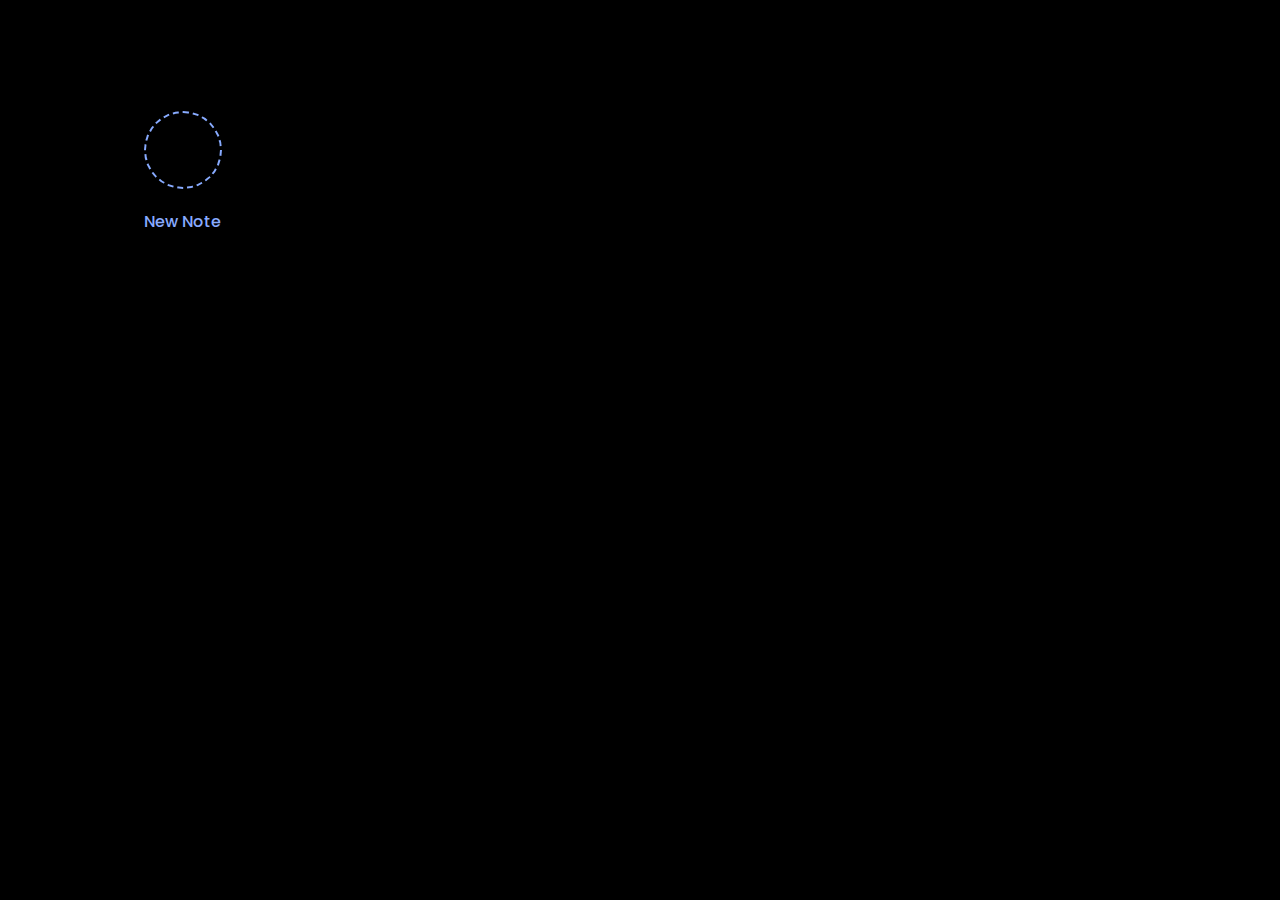
<file: cryptoNoter/noter.html>
<!DOCTYPE html>
<html lang="en" dir="ltr">
  <head>
    <meta charset="utf-8">  
    <title>CryptoNoter</title>
    <link rel="stylesheet" href="noter.css">
    <link rel="shortcut icon" href="../favicon.svg" type="image/svg+xml">
    <meta name="viewport" content="width=device-width, initial-scale=1.0">
    
    <link rel="stylesheet" href="https://unicons.iconscout.com/release/v4.0.0/css/line.css">

  </head>
  <body>
    <div class="popup-box">
      <div class="popup">
        <div class="content">
          <header>
            <p></p>
            <i class="uil uil-times"></i>
          </header>
          <form action="#">
            <div class="row title">
              <label>Title</label>
              <input type="text" spellcheck="false">
            </div>
            <div class="row description">
              <label>Description</label>
              <textarea spellcheck="false"></textarea>
            </div>
            <button></button>
          </form>
        </div>
      </div>
    </div>
    <div class="wrapper">
      <li class="add-box">
        <div class="icon"><i class="uil uil-plus"></i></div>
        <p> New Note</p>
      </li>
    </div>

    <script src="noter.js"></script>
    
  </body>
</html>
</file>
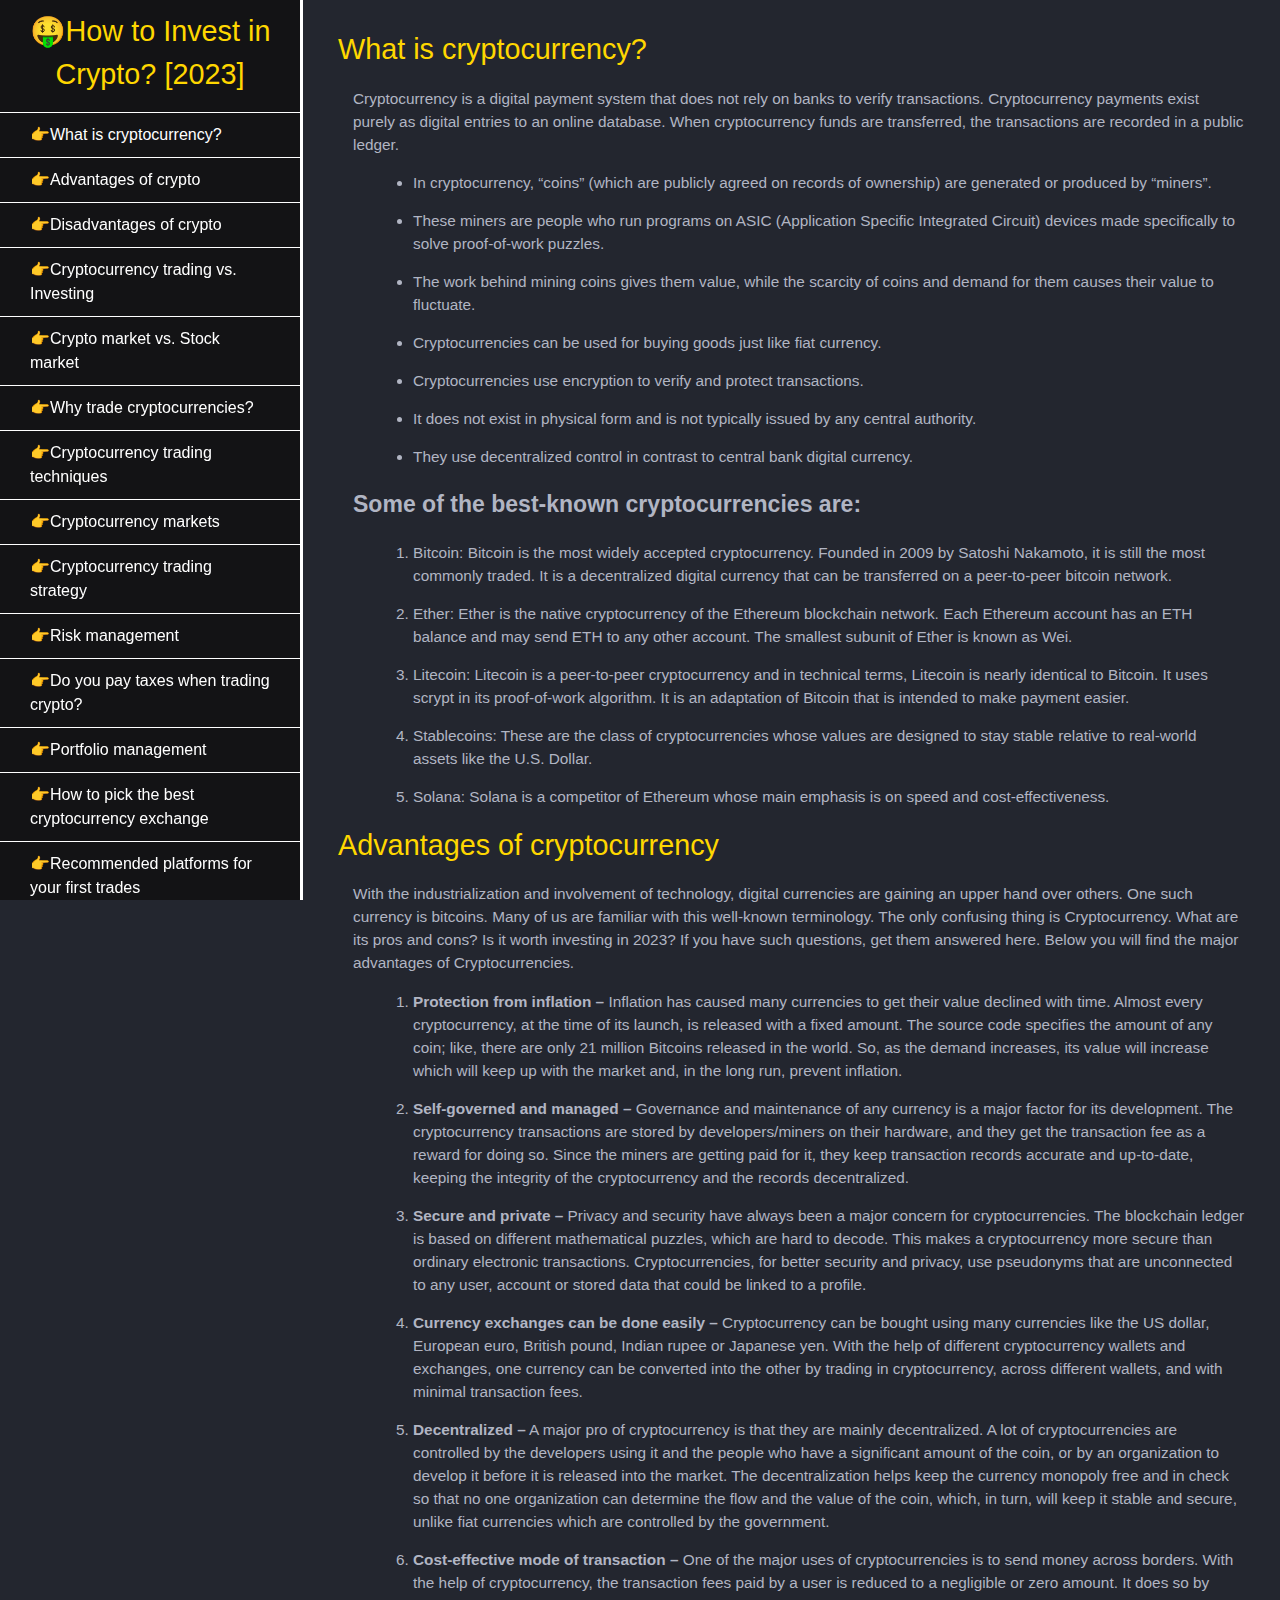
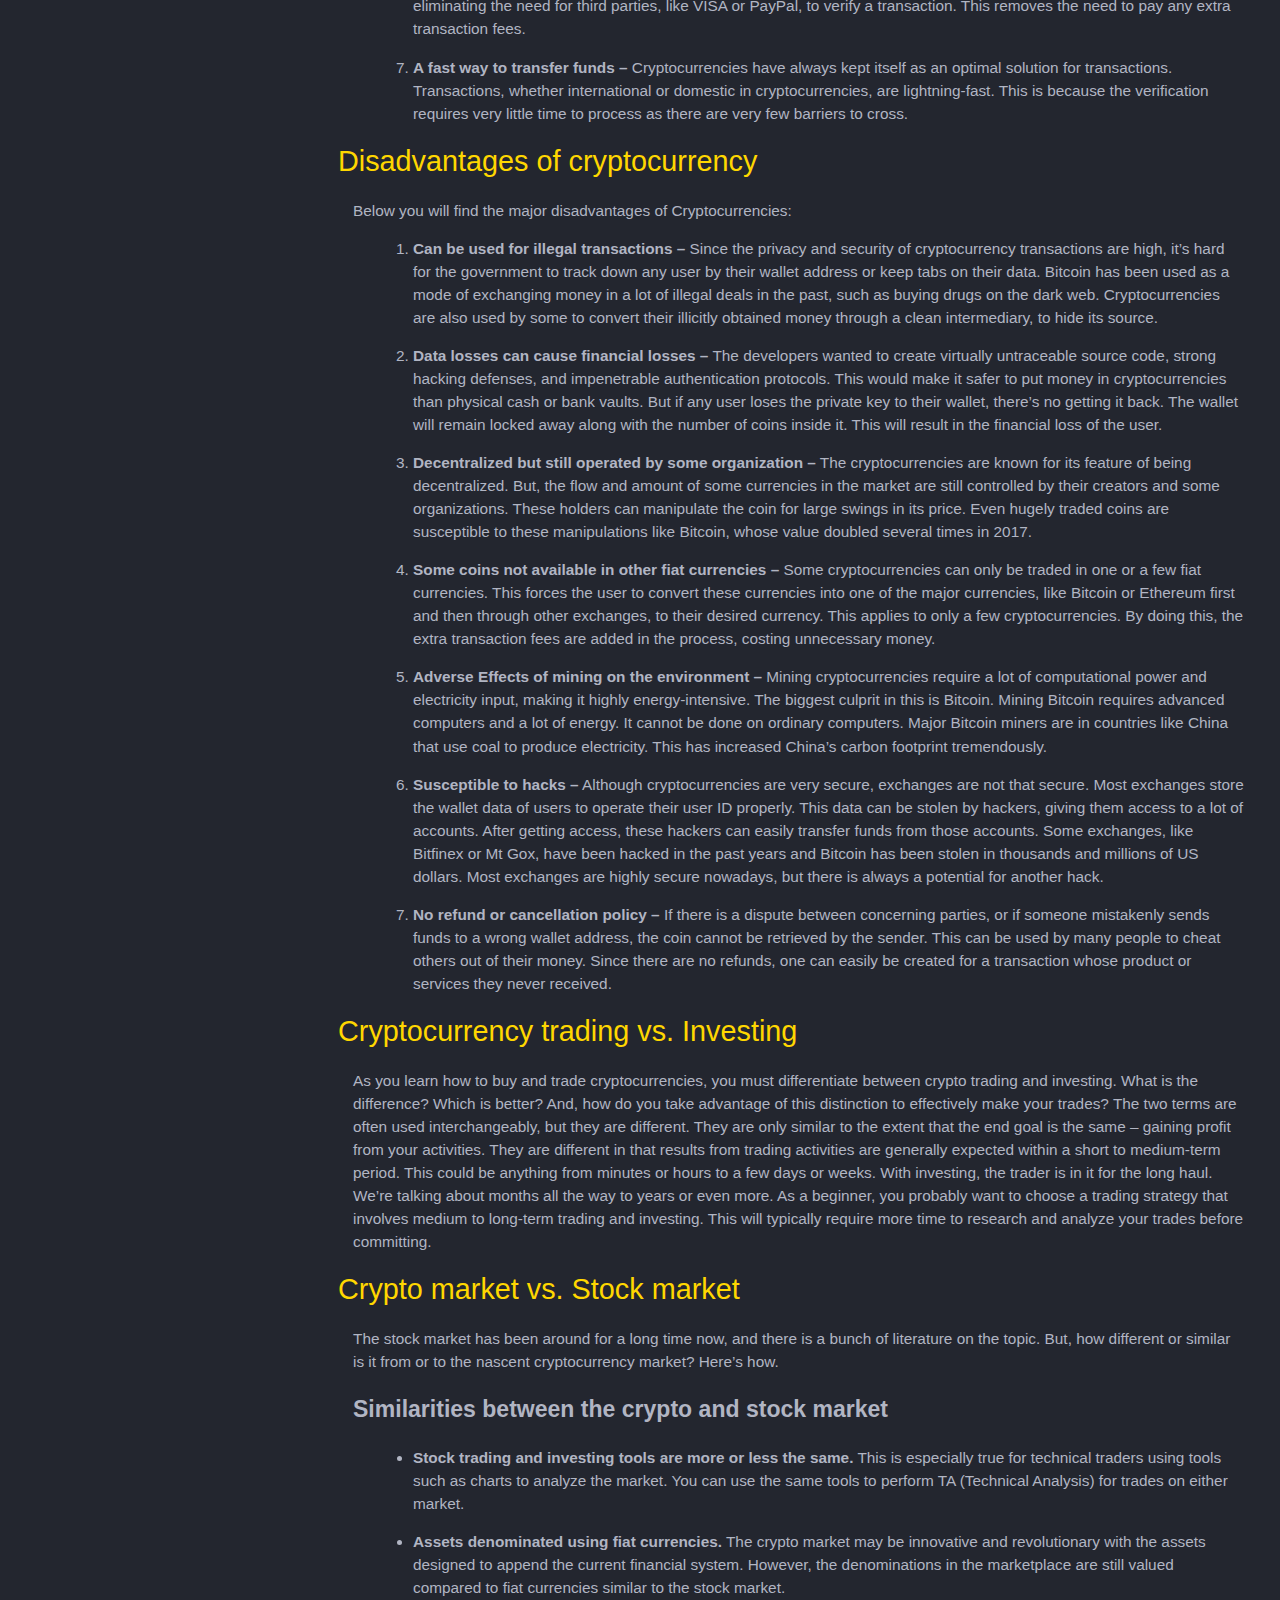
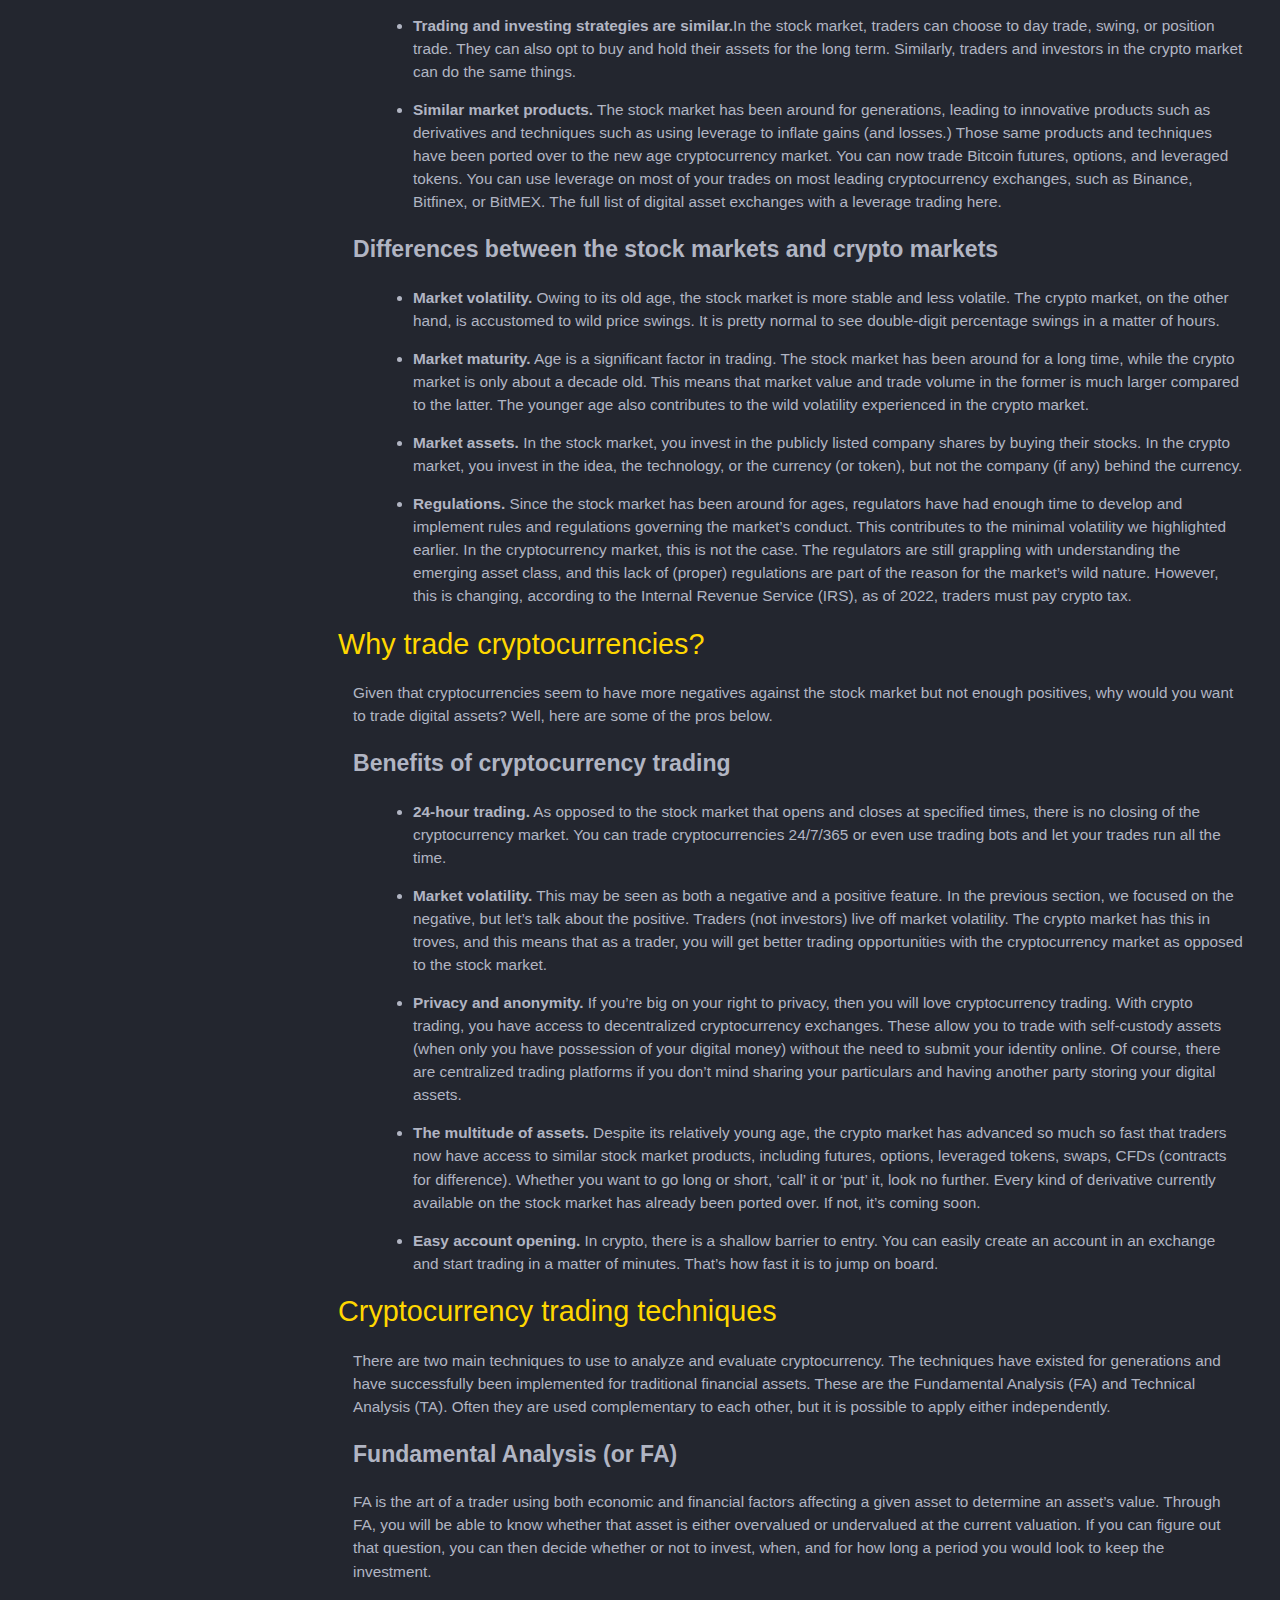
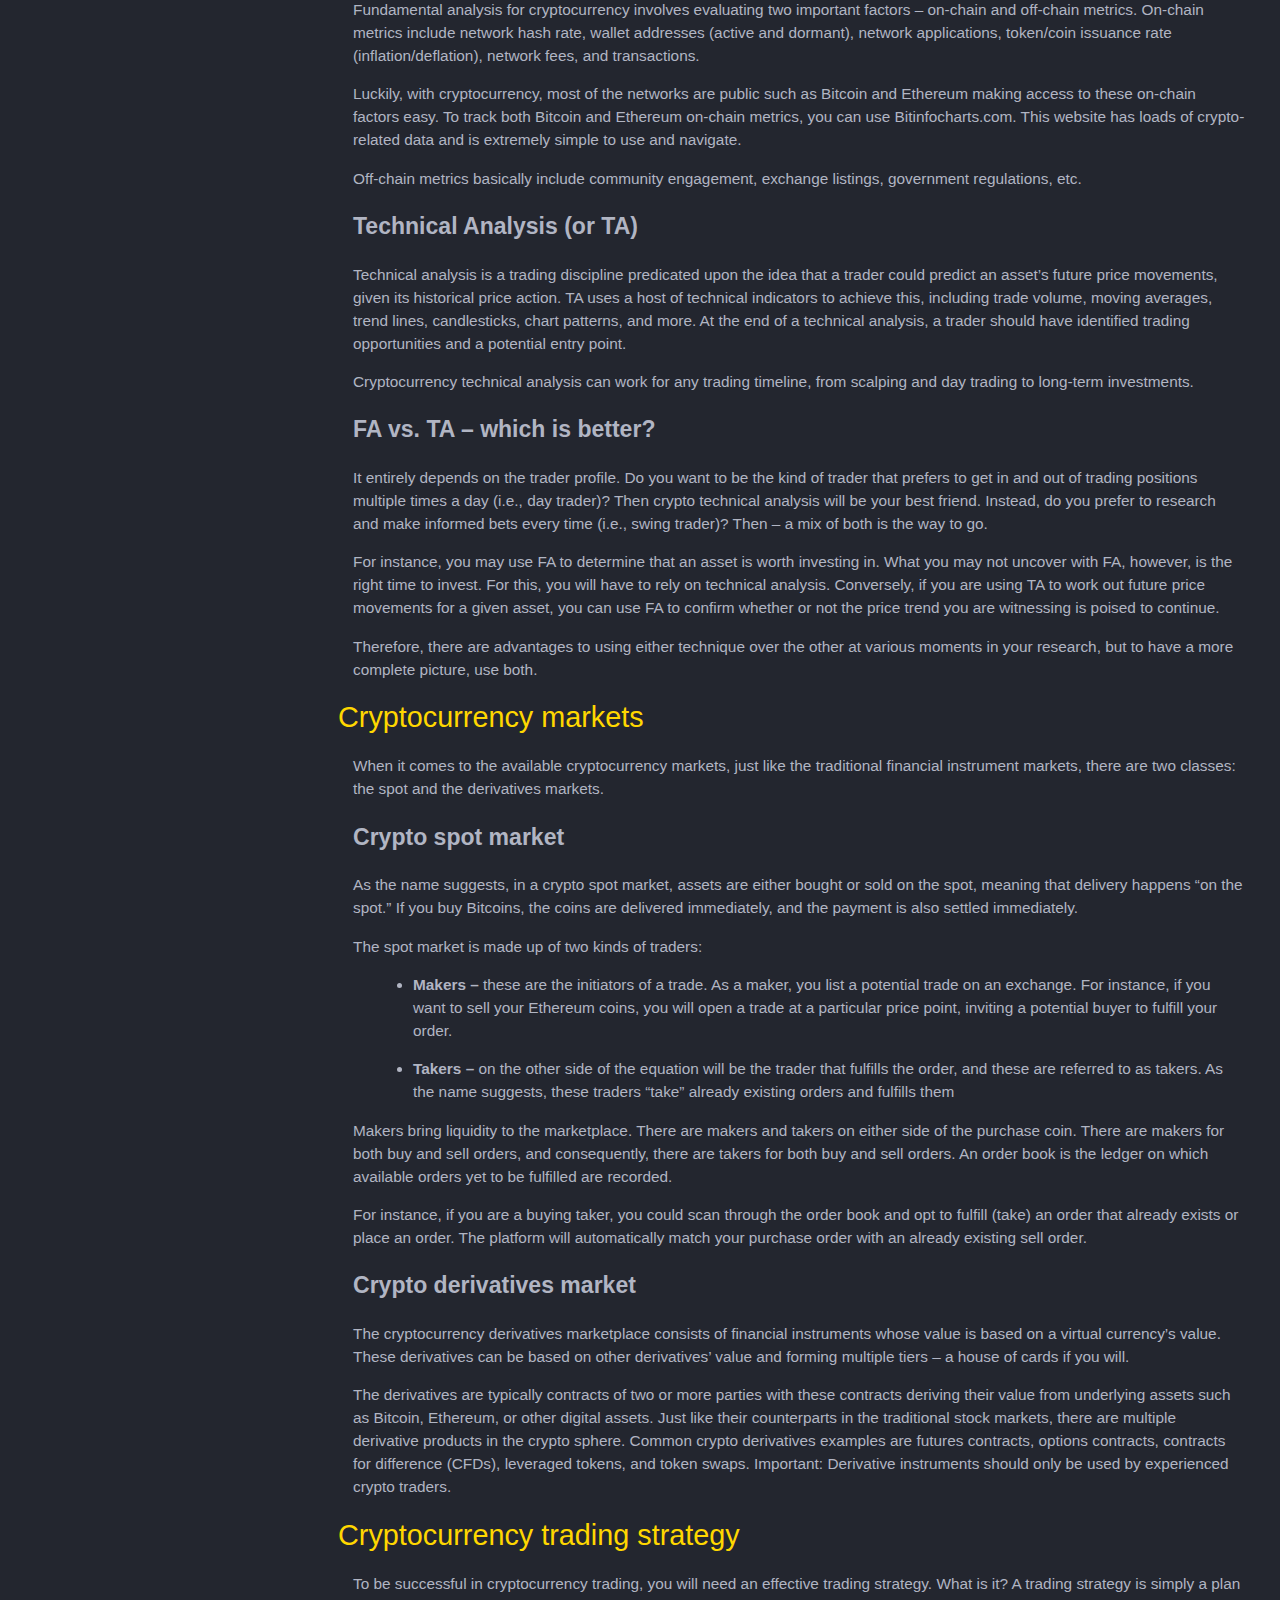
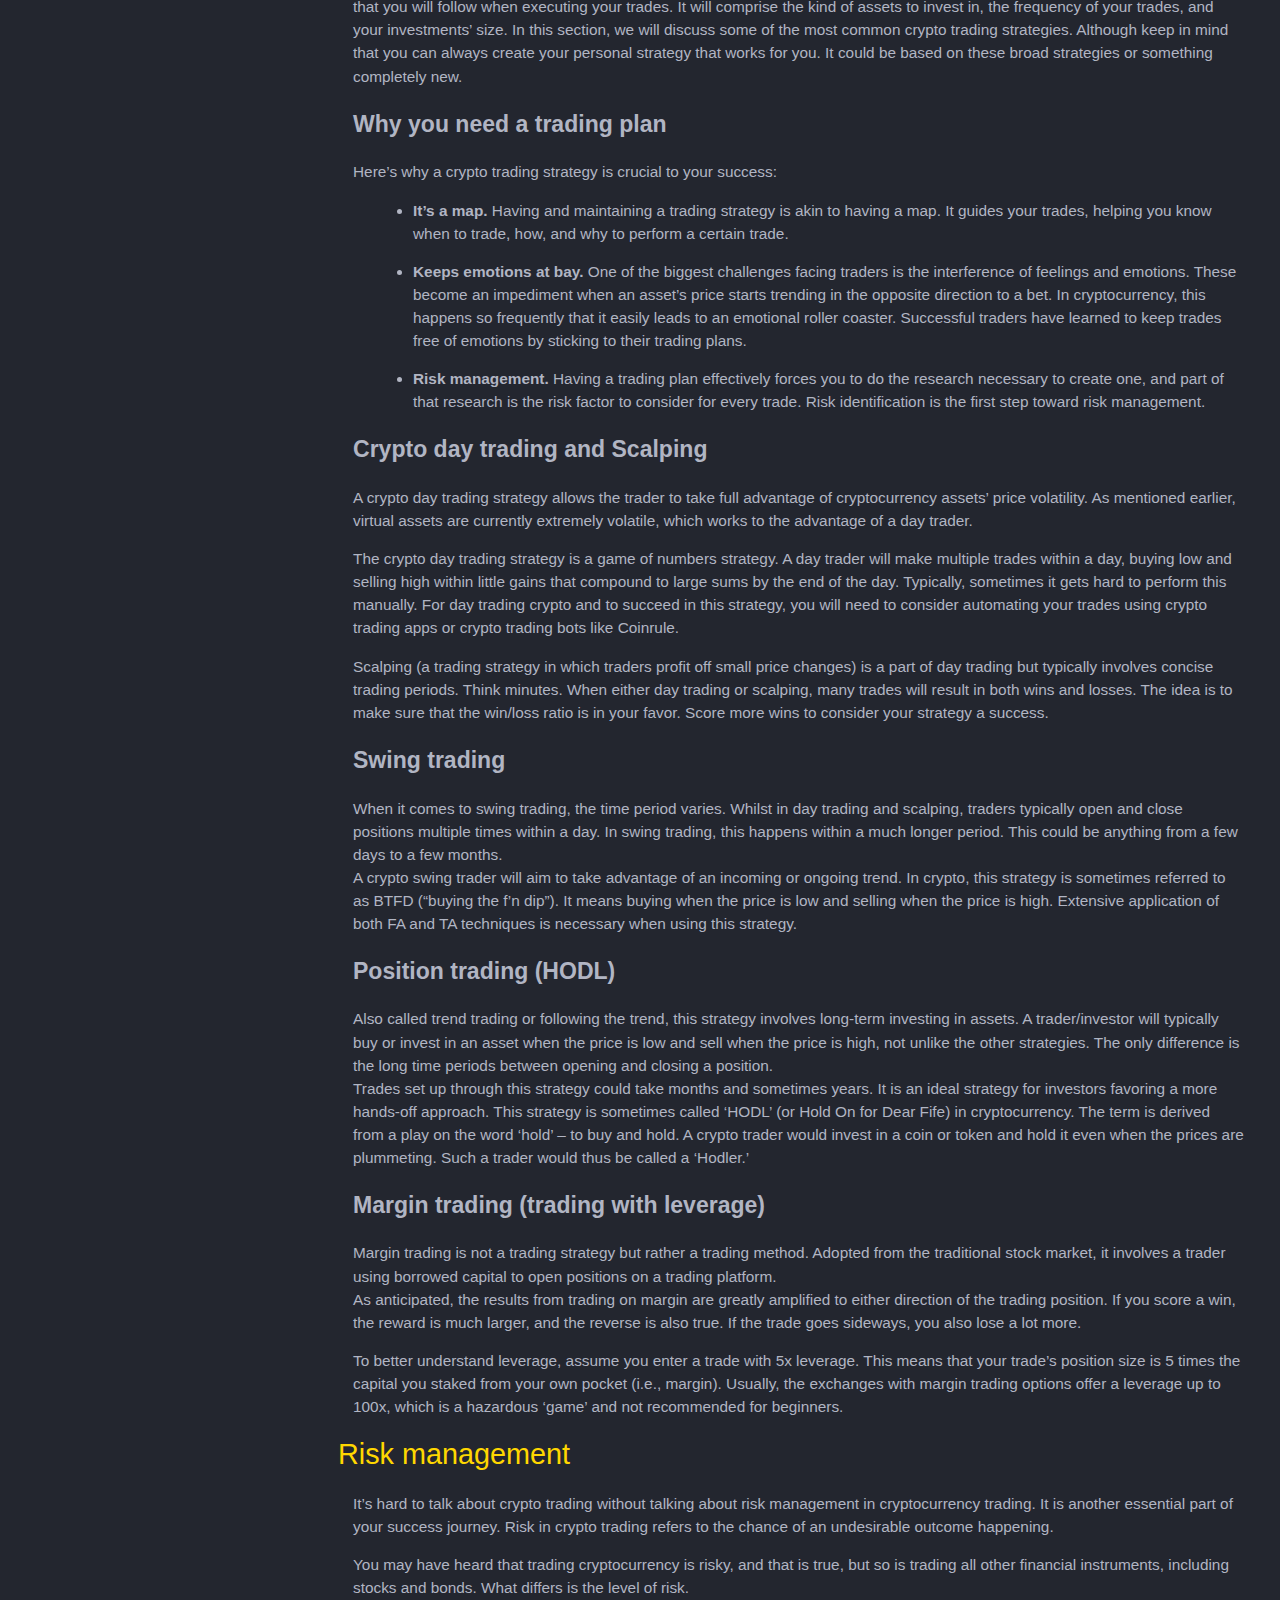
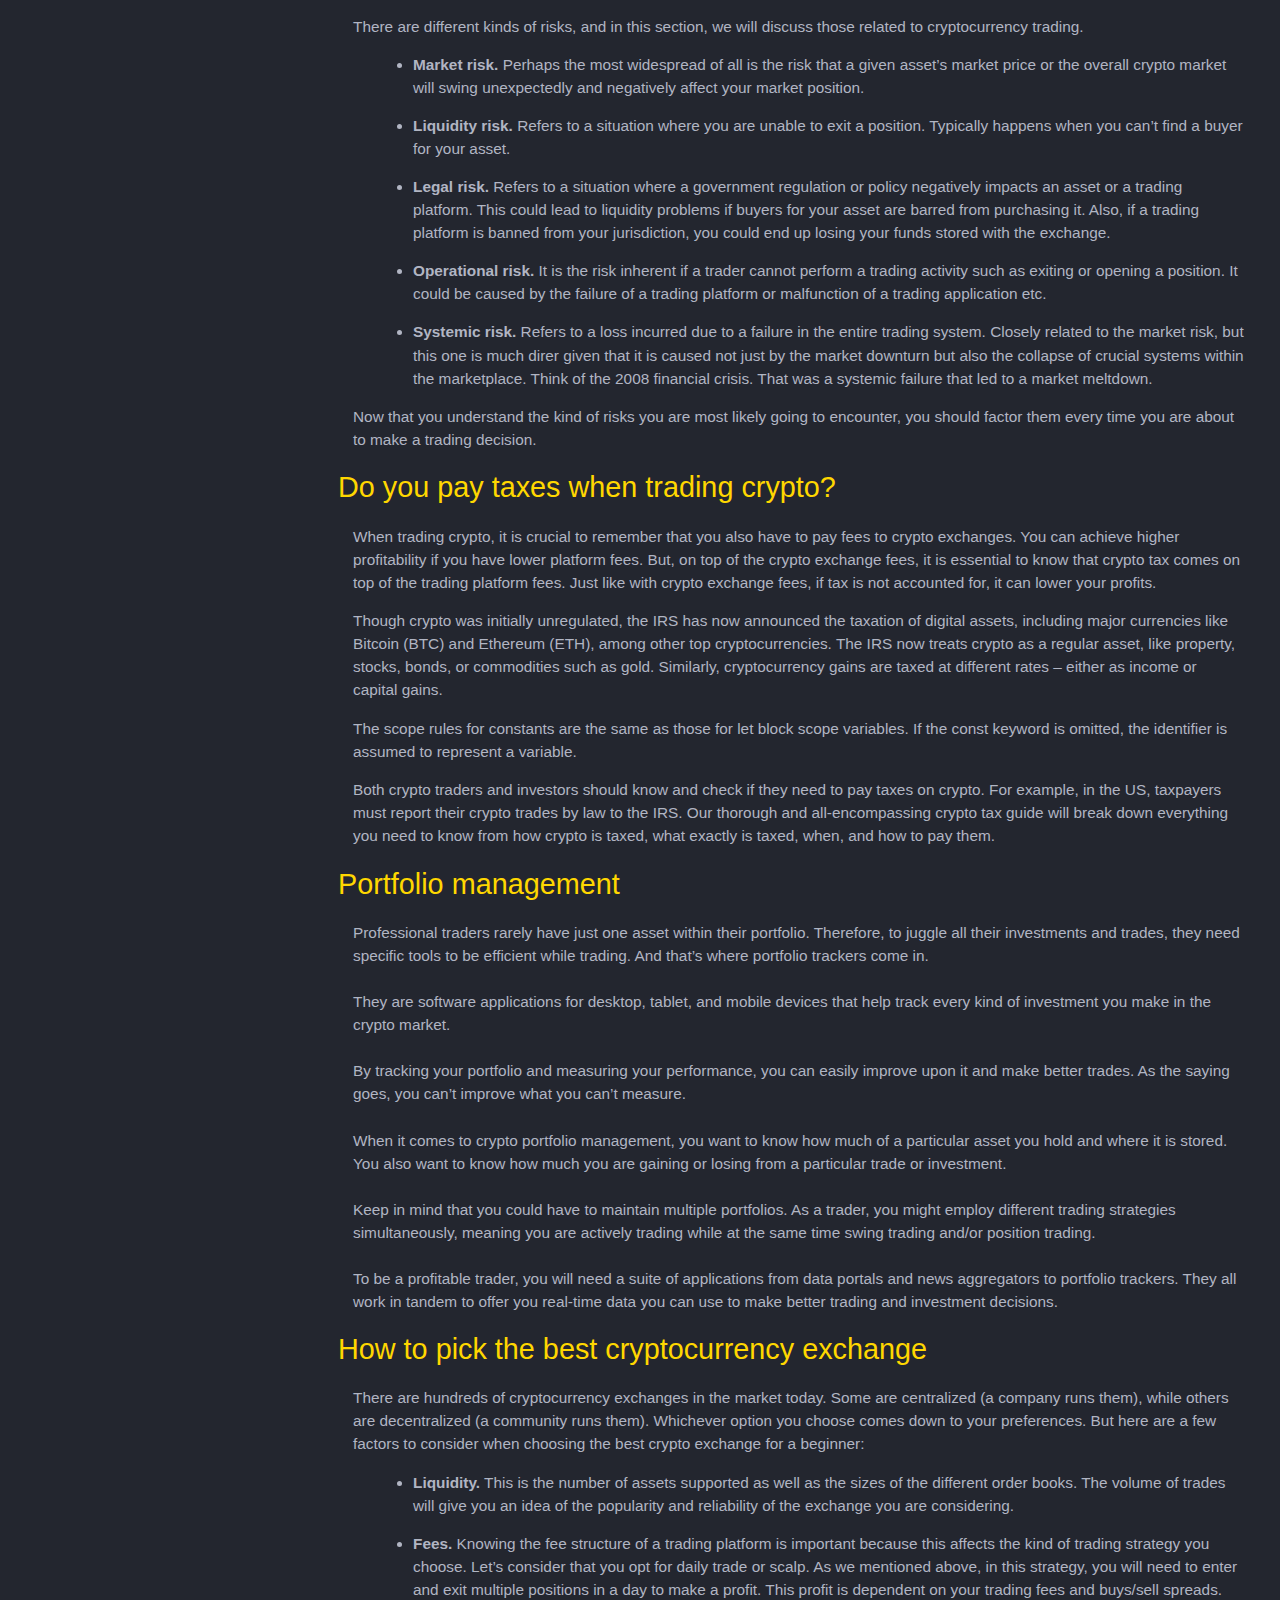
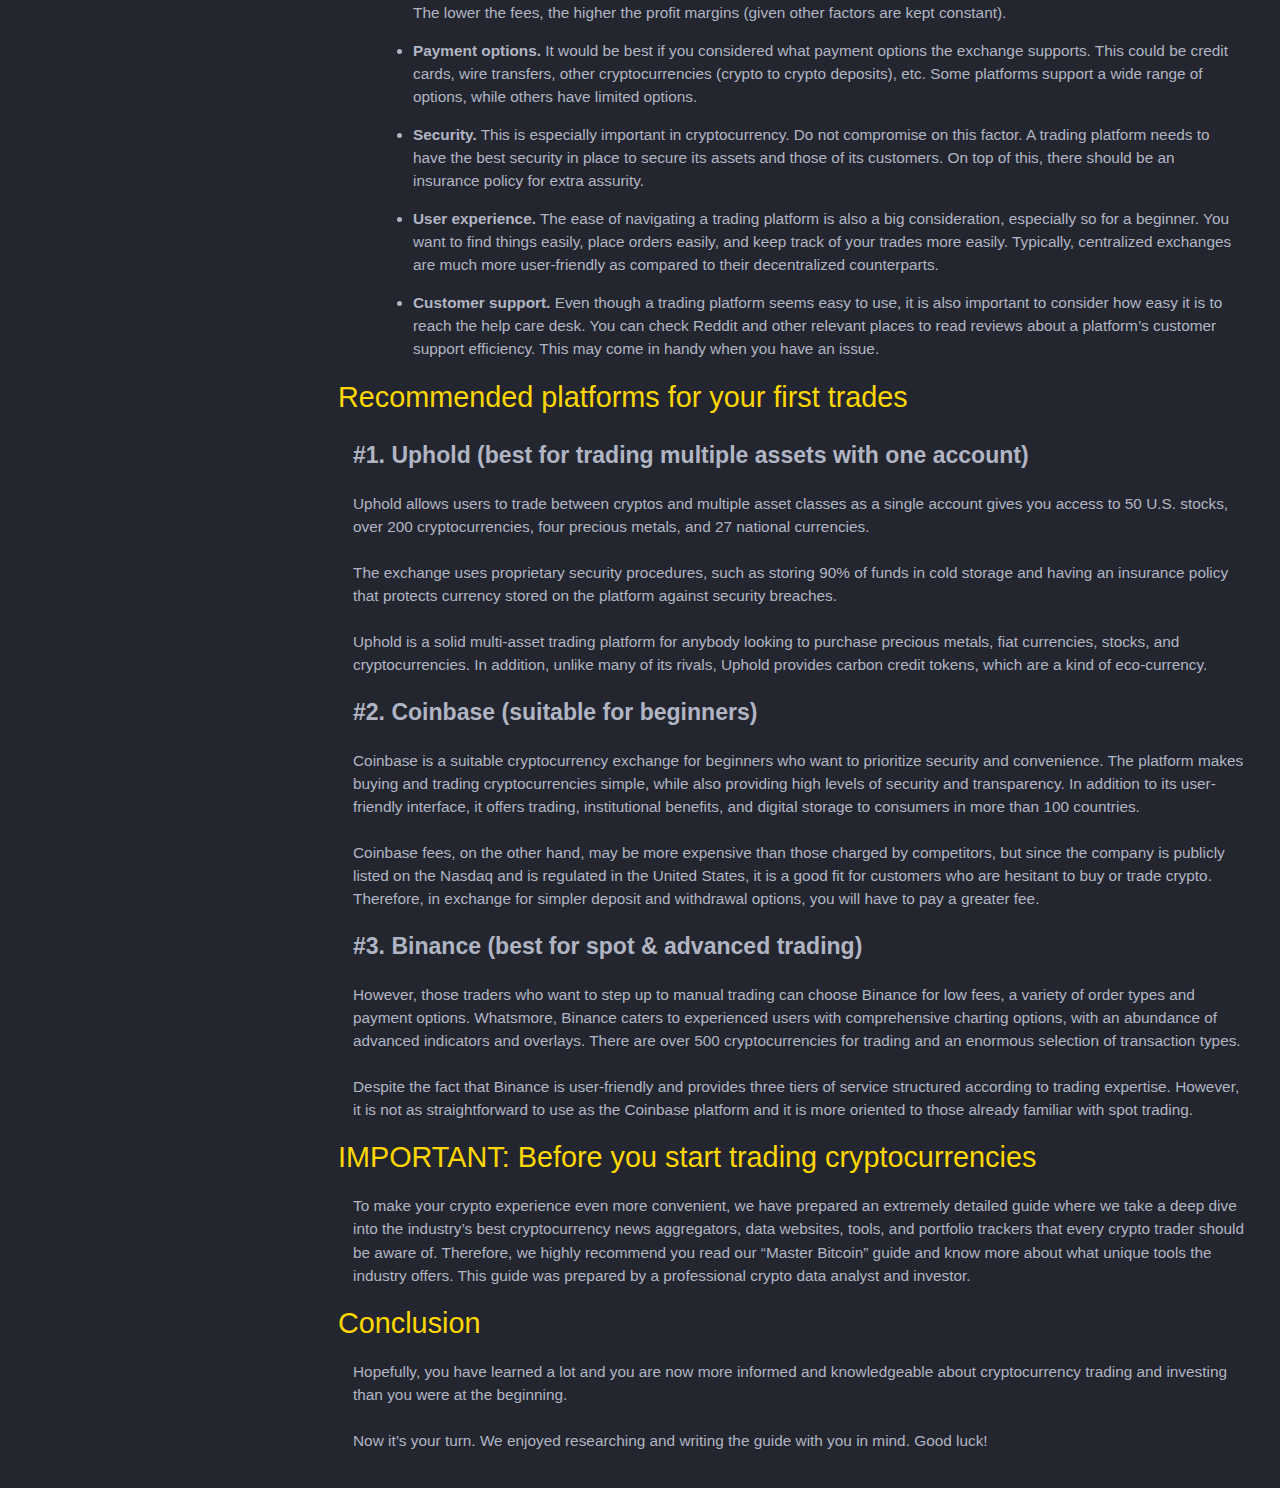
<file: Document/technical.html>
<!DOCTYPE html>
<html lang="en">

<head>
  <link rel="stylesheet" href="technical.css">
  <link rel="shortcut icon" href="../favicon.svg" type="image/svg+xml">
  <meta charset="UTF-8">
  <meta http-equiv="X-UA-Compatible" content="IE=edge">
  <meta name="viewport" content="width=device-width, initial-scale=1.0">
  <title>Guide</title>

</head>

<body>
  <nav id="navbar">
    <header>🤑How to Invest in Crypto? [2023]</header>
    <ul>
      <li><a class="nav-link" href="#1">👉What is cryptocurrency?</a></li>
      <li><a class="nav-link" href="#2">👉Advantages of crypto</a></li>
      <li><a class="nav-link" href="#3">👉Disadvantages of crypto</a></li>
      <li>
        <a class="nav-link" href="#4">👉Cryptocurrency trading vs. Investing</a>
      </li>
      <li>
        <a class="nav-link" href="#5">👉Crypto market vs. Stock market</a>
      </li>
      <li><a class="nav-link" href="#6">👉Why trade cryptocurrencies?</a></li>
      <li><a class="nav-link" href="#7">👉Cryptocurrency trading techniques</a></li>
      <li>
        <a class="nav-link" href="#8">👉Cryptocurrency markets</a>
      </li>
      <li><a class="nav-link" href="#9">👉Cryptocurrency trading strategy</a></li>
      <li><a class="nav-link" href="#10">👉Risk management</a></li>
      <li><a class="nav-link" href="#11">👉Do you pay taxes when trading crypto?</a></li>
      <li><a class="nav-link" href="#12">👉Portfolio management</a></li>
      <li>
        <a class="nav-link" href="#13">👉How to pick the best cryptocurrency exchange</a>
      </li>
      <li><a class="nav-link" href="#14">👉Recommended platforms for your first trades</a></li>
      <li>
        <a class="nav-link" href="#15">👉IMPORTANT: Before you start trading cryptocurrencies
        </a>
      </li>
      <li><a class="nav-link" href="#16">👉Conclusion</a></li>
    </ul>
  </nav>




  <main id="main-doc">



    <section class="main-section" id="1">
      <header>What is cryptocurrency?</header>
      <article>
        <p>
          Cryptocurrency is a digital payment system that does not rely on banks to verify transactions. Cryptocurrency
          payments exist purely as digital entries to an online database. When cryptocurrency funds are transferred, the
          transactions are recorded in a public ledger.
        <ul>
          <li>In cryptocurrency, “coins” (which are publicly agreed on records of ownership) are generated or produced
            by “miners”.</li>
          <li>These miners are people who run programs on ASIC (Application Specific Integrated Circuit) devices made
            specifically to solve proof-of-work puzzles.</li>
          <li>The work behind mining coins gives them value, while the scarcity of coins and demand for them causes
            their value to fluctuate.</li>
          <li>Cryptocurrencies can be used for buying goods just like fiat currency.</li>
          <li>Cryptocurrencies use encryption to verify and protect transactions.</li>
          <li>It does not exist in physical form and is not typically issued by any central authority.</li>
          <li>They use decentralized control in contrast to central bank digital currency.</li>
        </ul>
        </p>

        <p>

        <h2> Some of the best-known cryptocurrencies are:</h2>
        <ol>
          <li>Bitcoin: Bitcoin is the most widely accepted cryptocurrency. Founded in 2009 by Satoshi Nakamoto, it is
            still the most commonly traded. It is a decentralized digital currency that can be transferred on a
            peer-to-peer bitcoin network. </li>
          <li>Ether: Ether is the native cryptocurrency of the Ethereum blockchain network. Each Ethereum account has an
            ETH balance and may send ETH to any other account. The smallest subunit of Ether is known as Wei. </li>
          <li>Litecoin: Litecoin is a peer-to-peer cryptocurrency and in technical terms, Litecoin is nearly identical
            to Bitcoin. It uses scrypt in its proof-of-work algorithm. It is an adaptation of Bitcoin that is intended
            to make payment easier. </li>
          <li>Stablecoins: These are the class of cryptocurrencies whose values are designed to stay stable relative to
            real-world assets like the U.S. Dollar.</li>
          <li>Solana: Solana is a competitor of Ethereum whose main emphasis is on speed and cost-effectiveness.</li>
        </ol>
        </p>

      </article>
    </section>




    <section class="main-section" id="2">
      <header>Advantages of cryptocurrency</header>
      <article>
        <p>With the industrialization and involvement of technology, digital currencies are gaining an upper hand over
          others. One such currency is bitcoins. Many of us are familiar with this well-known terminology. The only
          confusing thing is Cryptocurrency. What are its pros and cons? Is it worth investing in 2023? If you have such
          questions, get them answered here. Below you will find the major advantages of Cryptocurrencies.</p>
        <ol>
          <li><b>Protection from inflation –</b>
            Inflation has caused many currencies to get their value declined with time. Almost every cryptocurrency, at
            the time of its launch, is released with a fixed amount. The source code specifies the amount of any coin;
            like, there are only 21 million Bitcoins released in the world. So, as the demand increases, its value will
            increase which will keep up with the market and, in the long run, prevent inflation.</li>

          <li><b>Self-governed and managed –</b>
            Governance and maintenance of any currency is a major factor for its development. The cryptocurrency
            transactions are stored by developers/miners on their hardware, and they get the transaction fee as a reward
            for doing so. Since the miners are getting paid for it, they keep transaction records accurate and
            up-to-date, keeping the integrity of the cryptocurrency and the records decentralized.
          </li>
          <li><b>Secure and private –</b>
            Privacy and security have always been a major concern for cryptocurrencies. The blockchain ledger is based
            on different mathematical puzzles, which are hard to decode. This makes a cryptocurrency more secure than
            ordinary electronic transactions. Cryptocurrencies, for better security and privacy, use pseudonyms that are
            unconnected to any user, account or stored data that could be linked to a profile.
          </li>
          <li><b>Currency exchanges can be done easily –</b>
            Cryptocurrency can be bought using many currencies like the US dollar, European euro, British pound, Indian
            rupee or Japanese yen. With the help of different cryptocurrency wallets and exchanges, one currency can be
            converted into the other by trading in cryptocurrency, across different wallets, and with minimal
            transaction fees.
          </li>
          <li><b>Decentralized –</b>
            A major pro of cryptocurrency is that they are mainly decentralized. A lot of cryptocurrencies are
            controlled by the developers using it and the people who have a significant amount of the coin, or by an
            organization to develop it before it is released into the market. The decentralization helps keep the
            currency monopoly free and in check so that no one organization can determine the flow and the value of the
            coin, which, in turn, will keep it stable and secure, unlike fiat currencies which are controlled by the
            government.
          </li>
          <li><b>Cost-effective mode of transaction –</b>
            One of the major uses of cryptocurrencies is to send money across borders. With the help of cryptocurrency,
            the transaction fees paid by a user is reduced to a negligible or zero amount. It does so by eliminating the
            need for third parties, like VISA or PayPal, to verify a transaction. This removes the need to pay any extra
            transaction fees.
          </li>
          <li><b>A fast way to transfer funds –</b>
            Cryptocurrencies have always kept itself as an optimal solution for transactions. Transactions, whether
            international or domestic in cryptocurrencies, are lightning-fast. This is because the verification requires
            very little time to process as there are very few barriers to cross.

          </li>

      </article>
    </section>


    <section class="main-section" id="3">
      <header>Disadvantages of cryptocurrency</header>
      <article>
        <p>Below you will find the major disadvantages of Cryptocurrencies:</p>

        <ol>
          <li><b>Can be used for illegal transactions –</b>
            Since the privacy and security of cryptocurrency transactions are high, it’s hard for the government to
            track down any user by their wallet address or keep tabs on their data. Bitcoin has been used as a mode of
            exchanging money in a lot of illegal deals in the past, such as buying drugs on the dark web.
            Cryptocurrencies are also used by some to convert their illicitly obtained money through a clean
            intermediary, to hide its source.
          </li>
          <li><b>Data losses can cause financial losses –</b>
            The developers wanted to create virtually untraceable source code, strong hacking defenses, and impenetrable
            authentication protocols.
            This would make it safer to put money in cryptocurrencies than physical cash or bank vaults. But if any user
            loses the private key to their wallet, there’s no getting it back. The wallet will remain locked away along
            with the number of coins inside it. This will result in the financial loss of the user.
          </li>
          <li><b>Decentralized but still operated by some organization –</b>
            The cryptocurrencies are known for its feature of being decentralized. But, the flow and amount of some
            currencies in the market are still controlled by their creators and some organizations. These holders can
            manipulate the coin for large swings in its price. Even hugely traded coins are susceptible to these
            manipulations like Bitcoin, whose value doubled several times in 2017.
          </li>
          <li><b>Some coins not available in other fiat currencies –</b>
            Some cryptocurrencies can only be traded in one or a few fiat currencies. This forces the user to convert
            these currencies into one of the major currencies, like Bitcoin or Ethereum first and then through other
            exchanges, to their desired currency. This applies to only a few cryptocurrencies. By doing this, the extra
            transaction fees are added in the process, costing unnecessary money.
          </li>
          <li><b>Adverse Effects of mining on the environment –</b>
            Mining cryptocurrencies require a lot of computational power and electricity input, making it highly
            energy-intensive. The biggest culprit in this is Bitcoin. Mining Bitcoin requires advanced computers and a
            lot of energy. It cannot be done on ordinary computers. Major Bitcoin miners are in countries like China
            that use coal to produce electricity. This has increased China’s carbon footprint tremendously.
          </li>
          <li><b>Susceptible to hacks –</b>
            Although cryptocurrencies are very secure, exchanges are not that secure. Most exchanges store the wallet
            data of users to operate their user ID properly. This data can be stolen by hackers, giving them access to a
            lot of accounts.
            After getting access, these hackers can easily transfer funds from those accounts. Some exchanges, like
            Bitfinex or Mt Gox, have been hacked in the past years and Bitcoin has been stolen in thousands and millions
            of US dollars. Most exchanges are highly secure nowadays, but there is always a potential for another hack.
          </li>
          <li><b>No refund or cancellation policy –</b>
            If there is a dispute between concerning parties, or if someone mistakenly sends funds to a wrong wallet
            address, the coin cannot be retrieved by the sender. This can be used by many people to cheat others out of
            their money. Since there are no refunds, one can easily be created for a transaction whose product or
            services they never received.
          </li>
        </ol>
      </article>
    </section>


    <section class="main-section" id="4">
      <header>Cryptocurrency trading vs. Investing</header>
      <article>
        <p>As you learn how to buy and trade cryptocurrencies, you must differentiate between crypto trading and
          investing. What is the difference? Which is better? And, how do you take advantage of this distinction to
          effectively make your trades? The two terms are often used interchangeably, but they are different.

          They are only similar to the extent that the end goal is the same – gaining profit from your activities. They
          are different in that results from trading activities are generally expected within a short to medium-term
          period. This could be anything from minutes or hours to a few days or weeks. With investing, the trader is in
          it for the long haul. We’re talking about months all the way to years or even more.

          As a beginner, you probably want to choose a trading strategy that involves medium to long-term trading and
          investing. This will typically require more time to research and analyze your trades before committing.</p>
      </article>
    </section>



    <section class="main-section" id="5">
      <header>Crypto market vs. Stock market</header>
      <article>
        <p>
          The stock market has been around for a long time now, and there is a bunch of literature on the topic. But,
          how different or similar is it from or to the nascent cryptocurrency market? Here’s how.
        </p>
        <h2>Similarities between the crypto and stock market</h2>
        <ul>
          <li><b>Stock trading and investing tools are more or less the same.</b> This is especially true for technical
            traders using tools such as charts to analyze the market. You can use the same tools to perform TA
            (Technical Analysis) for trades on either market.</li>
          <li><b>Assets denominated using fiat currencies.</b> The crypto market may be innovative and revolutionary
            with the assets designed to append the current financial system. However, the denominations in the
            marketplace are still valued compared to fiat currencies similar to the stock market.</li>
          <li><b>Trading and investing strategies are similar.</b>In the stock market, traders can choose to day trade,
            swing, or position trade. They can also opt to buy and hold their assets for the long term. Similarly,
            traders and investors in the crypto market can do the same things.</li>
          <li><b>Similar market products.</b> The stock market has been around for generations, leading to innovative
            products such as derivatives and techniques such as using leverage to inflate gains (and losses.) Those same
            products and techniques have been ported over to the new age cryptocurrency market. You can now trade
            Bitcoin futures, options, and leveraged tokens. You can use leverage on most of your trades on most leading
            cryptocurrency exchanges, such as Binance, Bitfinex, or BitMEX. The full list of digital asset exchanges
            with a leverage trading here.</li>
        </ul>
        <h2>Differences between the stock markets and crypto markets</h2>
        <ul>
          <li><b>Market volatility.</b> Owing to its old age, the stock market is more stable and less volatile. The
            crypto market, on the other hand, is accustomed to wild price swings. It is pretty normal to see
            double-digit percentage swings in a matter of hours.</li>
          <li><b>Market maturity.</b> Age is a significant factor in trading. The stock market has been around for a
            long time, while the crypto market is only about a decade old. This means that market value and trade volume
            in the former is much larger compared to the latter. The younger age also contributes to the wild volatility
            experienced in the crypto market.</li>
          <li><b>Market assets.</b> In the stock market, you invest in the publicly listed company shares by buying
            their stocks. In the crypto market, you invest in the idea, the technology, or the currency (or token), but
            not the company (if any) behind the currency.</li>
          <li><b>Regulations.</b> Since the stock market has been around for ages, regulators have had enough time to
            develop and implement rules and regulations governing the market’s conduct. This contributes to the minimal
            volatility we highlighted earlier. In the cryptocurrency market, this is not the case. The regulators are
            still grappling with understanding the emerging asset class, and this lack of (proper) regulations are part
            of the reason for the market’s wild nature. However, this is changing, according to the Internal Revenue
            Service (IRS), as of 2022, traders must pay crypto tax.</li>
        </ul>
      </article>
    </section>





    <section class="main-section" id="6">
      <header>Why trade cryptocurrencies?</header>
      <article>
        <p>Given that cryptocurrencies seem to have more negatives against the stock market but not enough positives,
          why would you want to trade digital assets? Well, here are some of the pros below.</p>
        <h2>Benefits of cryptocurrency trading</h2>
        <ul>
          <li><b>24-hour trading.</b> As opposed to the stock market that opens and closes at specified times, there is
            no closing of the cryptocurrency market. You can trade cryptocurrencies 24/7/365 or even use trading bots
            and let your trades run all the time.</li>
          <li><b>Market volatility.</b> This may be seen as both a negative and a positive feature. In the previous
            section, we focused on the negative, but let’s talk about the positive. Traders (not investors) live off
            market volatility. The crypto market has this in troves, and this means that as a trader, you will get
            better trading opportunities with the cryptocurrency market as opposed to the stock market.</li>
          <li><b>Privacy and anonymity.</b> If you’re big on your right to privacy, then you will love cryptocurrency
            trading. With crypto trading, you have access to decentralized cryptocurrency exchanges. These allow you to
            trade with self-custody assets (when only you have possession of your digital money) without the need to
            submit your identity online. Of course, there are centralized trading platforms if you don’t mind sharing
            your particulars and having another party storing your digital assets.</li>
          <li><b>The multitude of assets.</b> Despite its relatively young age, the crypto market has advanced so much
            so fast that traders now have access to similar stock market products, including futures, options, leveraged
            tokens, swaps, CFDs (contracts for difference). Whether you want to go long or short, ‘call’ it or ‘put’ it,
            look no further. Every kind of derivative currently available on the stock market has already been ported
            over. If not, it’s coming soon.</li>
          <li><b>Easy account opening.</b> In crypto, there is a shallow barrier to entry. You can easily create an
            account in an exchange and start trading in a matter of minutes. That’s how fast it is to jump on board.
        </ul>
      </article>
    </section>



    <section class="main-section" id="7">
      <header>Cryptocurrency trading techniques</header>
      <article>
        <p>
          There are two main techniques to use to analyze and evaluate cryptocurrency. The techniques have existed for
          generations and have successfully been implemented for traditional financial assets. These are the Fundamental
          Analysis (FA) and Technical Analysis (TA). Often they are used complementary to each other, but it is possible
          to apply either independently.
        </p>
        <h2>Fundamental Analysis (or FA)</h2>
        <p>
          FA is the art of a trader using both economic and financial factors affecting a given asset to determine an
          asset’s value. Through FA, you will be able to know whether that asset is either overvalued or undervalued at
          the current valuation. If you can figure out that question, you can then decide whether or not to invest,
          when, and for how long a period you would look to keep the investment.
        </p>
        <p>
          Fundamental analysis for cryptocurrency involves evaluating two important factors – on-chain and off-chain
          metrics. On-chain metrics include network hash rate, wallet addresses (active and dormant), network
          applications, token/coin issuance rate (inflation/deflation), network fees, and transactions.
        </p>
        <p>Luckily, with cryptocurrency, most of the networks are public such as Bitcoin and Ethereum making access to
          these on-chain factors easy. To track both Bitcoin and Ethereum on-chain metrics, you can use
          Bitinfocharts.com. This website has loads of crypto-related data and is extremely simple to use and navigate.
        </p>
        <p>Off-chain metrics basically include community engagement, exchange listings, government regulations, etc.</p>
        <h2>Technical Analysis (or TA)</h2>
        <p>Technical analysis is a trading discipline predicated upon the idea that a trader could predict an asset’s
          future price movements, given its historical price action. TA uses a host of technical indicators to achieve
          this, including trade volume, moving averages, trend lines, candlesticks, chart patterns, and more. At the end
          of a technical analysis, a trader should have identified trading opportunities and a potential entry point.
        </p>
        <p>Cryptocurrency technical analysis can work for any trading timeline, from scalping and day trading to
          long-term investments.</p>
       
        
        </iframe>
        <h2>FA vs. TA – which is better?</h2>
        <p>It entirely depends on the trader profile. Do you want to be the kind of trader that prefers to get in and
          out of trading positions multiple times a day (i.e., day trader)? Then crypto technical analysis will be your
          best friend. Instead, do you prefer to research and make informed bets every time (i.e., swing trader)? Then –
          a mix of both is the way to go.</p>
        <p>For instance, you may use FA to determine that an asset is worth investing in. What you may not uncover with
          FA, however, is the right time to invest. For this, you will have to rely on technical analysis. Conversely,
          if you are using TA to work out future price movements for a given asset, you can use FA to confirm whether or
          not the price trend you are witnessing is poised to continue.</p>
        <p>Therefore, there are advantages to using either technique over the other at various moments in your research,
          but to have a more complete picture, use both.</p>
      </article>
    </section>




    <section class="main-section" id="8">
      <header>Cryptocurrency markets</header>
      <article>
        When it comes to the available cryptocurrency markets, just like the traditional financial instrument markets,
        there are two classes: the spot and the derivatives markets.

        <h2>Crypto spot market</h2>
        <p>As the name suggests, in a crypto spot market, assets are either bought or sold on the spot, meaning that
          delivery happens “on the spot.” If you buy Bitcoins, the coins are delivered immediately, and the payment is
          also settled immediately.
        </p>
        <p>The spot market is made up of two kinds of traders:</p>
        <ul>
          <li><b>Makers –</b> these are the initiators of a trade. As a maker, you list a potential trade on an
            exchange. For instance, if you want to sell your Ethereum coins, you will open a trade at a particular price
            point, inviting a potential buyer to fulfill your order.</li>
          <li><b>Takers –</b> on the other side of the equation will be the trader that fulfills the order, and these
            are referred to as takers. As the name suggests, these traders “take” already existing orders and fulfills
            them</li>
        </ul>
        <p>Makers bring liquidity to the marketplace. There are makers and takers on either side of the purchase coin.
          There are makers for both buy and sell orders, and consequently, there are takers for both buy and sell
          orders. An order book is the ledger on which available orders yet to be fulfilled are recorded.
        </p>
        <p>For instance, if you are a buying taker, you could scan through the order book and opt to fulfill (take) an
          order that already exists or place an order. The platform will automatically match your purchase order with an
          already existing sell order.
        </p>
        <h2>Crypto derivatives market</h2>
        <p>The cryptocurrency derivatives marketplace consists of financial instruments whose value is based on a
          virtual currency’s value. These derivatives can be based on other derivatives’ value and forming multiple
          tiers – a house of cards if you will.
        </p>
        <p>The derivatives are typically contracts of two or more parties with these contracts deriving their value from
          underlying assets such as Bitcoin, Ethereum, or other digital assets. Just like their counterparts in the
          traditional stock markets, there are multiple derivative products in the crypto sphere. Common crypto
          derivatives examples are futures contracts, options contracts, contracts for difference (CFDs), leveraged
          tokens, and token swaps. Important: Derivative instruments should only be used by experienced crypto traders.
        </p>
      </article>
    </section>



    <section class="main-section" id="9">
      <header>Cryptocurrency trading strategy</header>
      <article>
        <p>
          To be successful in cryptocurrency trading, you will need an effective trading strategy. What is it? A trading
          strategy is simply a plan that you will follow when executing your trades. It will comprise the kind of assets
          to invest in, the frequency of your trades, and your investments’ size.

          In this section, we will discuss some of the most common crypto trading strategies. Although keep in mind that
          you can always create your personal strategy that works for you. It could be based on these broad strategies
          or something completely new.
        </p>

        <h2>Why you need a trading plan</h2>
        <p>Here’s why a crypto trading strategy is crucial to your success:</p>
        <ul>
          <li><b>It’s a map.</b> Having and maintaining a trading strategy is akin to having a map. It guides your
            trades, helping you know when to trade, how, and why to perform a certain trade.</li>
          <li><b>Keeps emotions at bay.</b> One of the biggest challenges facing traders is the interference of feelings
            and emotions. These become an impediment when an asset’s price starts trending in the opposite direction to
            a bet. In cryptocurrency, this happens so frequently that it easily leads to an emotional roller coaster.
            Successful traders have learned to keep trades free of emotions by sticking to their trading plans.</li>
          <li><b>Risk management.</b> Having a trading plan effectively forces you to do the research necessary to
            create one, and part of that research is the risk factor to consider for every trade. Risk identification is
            the first step toward risk management.</li>
        </ul>
        <h2>Crypto day trading and Scalping</h2>
        <p>A crypto day trading strategy allows the trader to take full advantage of cryptocurrency assets’ price
          volatility. As mentioned earlier, virtual assets are currently extremely volatile, which works to the
          advantage of a day trader.
        </p>
        <p>The crypto day trading strategy is a game of numbers strategy. A day trader will make multiple trades within
          a day, buying low and selling high within little gains that compound to large sums by the end of the day.
          Typically, sometimes it gets hard to perform this manually. For day trading crypto and to succeed in this
          strategy, you will need to consider automating your trades using crypto trading apps or crypto trading bots
          like Coinrule.
        </p>
        <p>Scalping (a trading strategy in which traders profit off small price changes) is a part of day trading but
          typically involves concise trading periods. Think minutes.

          When either day trading or scalping, many trades will result in both wins and losses. The idea is to make sure
          that the win/loss ratio is in your favor. Score more wins to consider your strategy a success.</p>
        <h2>Swing trading</h2>
        <p>When it comes to swing trading, the time period varies. Whilst in day trading and scalping, traders typically
          open and close positions multiple times within a day. In swing trading, this happens within a much longer
          period. This could be anything from a few days to a few months.
          <br />
          A crypto swing trader will aim to take advantage of an incoming or ongoing trend. In crypto, this strategy is
          sometimes referred to as BTFD (“buying the f’n dip”). It means buying when the price is low and selling when
          the price is high. Extensive application of both FA and TA techniques is necessary when using this strategy.
        </p>
        <h2>Position trading (HODL)</h2>
        <p>Also called trend trading or following the trend, this strategy involves long-term investing in assets. A
          trader/investor will typically buy or invest in an asset when the price is low and sell when the price is
          high, not unlike the other strategies. The only difference is the long time periods between opening and
          closing a position.
          <br />
          Trades set up through this strategy could take months and sometimes years. It is an ideal strategy for
          investors favoring a more hands-off approach. This strategy is sometimes called ‘HODL’ (or Hold On for Dear
          Fife) in cryptocurrency. The term is derived from a play on the word ‘hold’ – to buy and hold. A crypto trader
          would invest in a coin or token and hold it even when the prices are plummeting. Such a trader would thus be
          called a ‘Hodler.’
        </p>
        <h2>Margin trading (trading with leverage)</h2>
        <p>Margin trading is not a trading strategy but rather a trading method. Adopted from the traditional stock
          market, it involves a trader using borrowed capital to open positions on a trading platform.
          <br />
          As anticipated, the results from trading on margin are greatly amplified to either direction of the trading
          position. If you score a win, the reward is much larger, and the reverse is also true. If the trade goes
          sideways, you also lose a lot more.
        </p>
        <p>To better understand leverage, assume you enter a trade with 5x leverage. This means that your trade’s
          position size is 5 times the capital you staked from your own pocket (i.e., margin). Usually, the exchanges
          with margin trading options offer a leverage up to 100x, which is a hazardous ‘game’ and not recommended for
          beginners.</p>
      </article>
    </section>



    <section class="main-section" id="10">
      <header>Risk management</header>
      <article>
        <p>
          It’s hard to talk about crypto trading without talking about risk management in cryptocurrency trading. It is
          another essential part of your success journey. Risk in crypto trading refers to the chance of an undesirable
          outcome happening.
        </p>

        <p>
          You may have heard that trading cryptocurrency is risky, and that is true, but so is trading all other
          financial instruments, including stocks and bonds. What differs is the level of risk.
        </p>
        <p>There are different kinds of risks, and in this section, we will discuss those related to cryptocurrency
          trading.</p>
        <ul>
          <li><b>Market risk.</b> Perhaps the most widespread of all is the risk that a given asset’s market price or
            the overall crypto market will swing unexpectedly and negatively affect your market position.</li>
          <li><b>Liquidity risk.</b> Refers to a situation where you are unable to exit a position. Typically happens
            when you can’t find a buyer for your asset.</li>
          <li><b>Legal risk.</b> Refers to a situation where a government regulation or policy negatively impacts an
            asset or a trading platform. This could lead to liquidity problems if buyers for your asset are barred from
            purchasing it. Also, if a trading platform is banned from your jurisdiction, you could end up losing your
            funds stored with the exchange.</li>
          <li><b>Operational risk.</b> It is the risk inherent if a trader cannot perform a trading activity such as
            exiting or opening a position. It could be caused by the failure of a trading platform or malfunction of a
            trading application etc.</li>
          <li><b>Systemic risk.</b> Refers to a loss incurred due to a failure in the entire trading system. Closely
            related to the market risk, but this one is much direr given that it is caused not just by the market
            downturn but also the collapse of crucial systems within the marketplace. Think of the 2008 financial
            crisis. That was a systemic failure that led to a market meltdown.</li>
        </ul>
        <p>Now that you understand the kind of risks you are most likely going to encounter, you should factor them
          every time you are about to make a trading decision.</p>

      </article>
    </section>



    <section class="main-section" id="11">
      <header>Do you pay taxes when trading crypto?</header>
      <article>
        <p>
          When trading crypto, it is crucial to remember that you also have to pay fees to crypto exchanges. You can
          achieve higher profitability if you have lower platform fees. But, on top of the crypto exchange fees, it is
          essential to know that crypto tax comes on top of the trading platform fees. Just like with crypto exchange
          fees, if tax is not accounted for, it can lower your profits.
        </p>


        <p>
          Though crypto was initially unregulated, the IRS has now announced the taxation of digital assets, including
          major currencies like Bitcoin (BTC) and Ethereum (ETH), among other top cryptocurrencies. The IRS now treats
          crypto as a regular asset, like property, stocks, bonds, or commodities such as gold. Similarly,
          cryptocurrency gains are taxed at different rates – either as income or capital gains.
        </p>

        <p>
          The scope rules for constants are the same as those for let block scope
          variables. If the const keyword is omitted, the identifier is assumed to
          represent a variable.
        </p>

        <p>
          Both crypto traders and investors should know and check if they need to pay taxes on crypto. For example, in
          the US, taxpayers must report their crypto trades by law to the IRS. Our thorough and all-encompassing crypto
          tax guide will break down everything you need to know from how crypto is taxed, what exactly is taxed, when,
          and how to pay them.
        </p>
      </article>
    </section>




    <section class="main-section" id="12">
      <header>Portfolio management</header>
      <article>
        <p>
          Professional traders rarely have just one asset within their portfolio. Therefore, to juggle all their
          investments and trades, they need specific tools to be efficient while trading. And that’s where portfolio
          trackers come in.
          <br /><br />
          They are software applications for desktop, tablet, and mobile devices that help track every kind of
          investment you make in the crypto market.
          <br /><br />
          By tracking your portfolio and measuring your performance, you can easily improve upon it and make better
          trades. As the saying goes, you can’t improve what you can’t measure.
          <br /><br />
          When it comes to crypto portfolio management, you want to know how much of a particular asset you hold and
          where it is stored. You also want to know how much you are gaining or losing from a particular trade or
          investment.
          <br /><br />
          Keep in mind that you could have to maintain multiple portfolios. As a trader, you might employ different
          trading strategies simultaneously, meaning you are actively trading while at the same time swing trading
          and/or position trading.
          <br /><br />
          To be a profitable trader, you will need a suite of applications from data portals and news aggregators to
          portfolio trackers. They all work in tandem to offer you real-time data you can use to make better trading and
          investment decisions.
        </p>
      </article>
    </section>


    <section class="main-section" id="13">
      <header>How to pick the best cryptocurrency exchange</header>
      <article>
        There are hundreds of cryptocurrency exchanges in the market today. Some are centralized (a company runs them),
        while others are decentralized (a community runs them). Whichever option you choose comes down to your
        preferences. But here are a few factors to consider when choosing the best crypto exchange for a beginner:
        <ul>
          <li><b>Liquidity.</b> This is the number of assets supported as well as the sizes of the different order
            books. The volume of trades will give you an idea of the popularity and reliability of the exchange you are
            considering.</li>
          <li><b>Fees.</b> Knowing the fee structure of a trading platform is important because this affects the kind of
            trading strategy you choose. Let’s consider that you opt for daily trade or scalp. As we mentioned above, in
            this strategy, you will need to enter and exit multiple positions in a day to make a profit. This profit is
            dependent on your trading fees and buys/sell spreads. The lower the fees, the higher the profit margins
            (given other factors are kept constant).</li>
          <li><b>Payment options.</b> It would be best if you considered what payment options the exchange supports.
            This could be credit cards, wire transfers, other cryptocurrencies (crypto to crypto deposits), etc. Some
            platforms support a wide range of options, while others have limited options.</li>
          <li><b>Security.</b> This is especially important in cryptocurrency. Do not compromise on this factor. A
            trading platform needs to have the best security in place to secure its assets and those of its customers.
            On top of this, there should be an insurance policy for extra assurity.</li>
          <li><b>User experience.</b> The ease of navigating a trading platform is also a big consideration, especially
            so for a beginner. You want to find things easily, place orders easily, and keep track of your trades more
            easily. Typically, centralized exchanges are much more user-friendly as compared to their decentralized
            counterparts.</li>
          <li><b>Customer support.</b> Even though a trading platform seems easy to use, it is also important to
            consider how easy it is to reach the help care desk. You can check Reddit and other relevant places to read
            reviews about a platform’s customer support efficiency. This may come in handy when you have an issue.</li>
        </ul>
      </article>
    </section>


    <section class="main-section" id="14">
      <header>Recommended platforms for your first trades</header>
      <article>
        <h2>#1. Uphold (best for trading multiple assets with one account)</h2>
        <p>Uphold allows users to trade between cryptos and multiple asset classes as a single account gives you access
          to 50 U.S. stocks, over 200 cryptocurrencies, four precious metals, and 27 national currencies.
          <br /><br />
          The exchange uses proprietary security procedures, such as storing 90% of funds in cold storage and having an
          insurance policy that protects currency stored on the platform against security breaches.
          <br /><br />
          Uphold is a solid multi-asset trading platform for anybody looking to purchase precious metals, fiat
          currencies, stocks, and cryptocurrencies. In addition, unlike many of its rivals, Uphold provides carbon
          credit tokens, which are a kind of eco-currency.
        </p>
        <h2>#2. Coinbase (suitable for beginners)</h2>
        <p>Coinbase is a suitable cryptocurrency exchange for beginners who want to prioritize security and convenience.
          The platform makes buying and trading cryptocurrencies simple, while also providing high levels of security
          and transparency. In addition to its user-friendly interface, it offers trading, institutional benefits, and
          digital storage to consumers in more than 100 countries.
          <br /><br />
          Coinbase fees, on the other hand, may be more expensive than those charged by competitors, but since the
          company is publicly listed on the Nasdaq and is regulated in the United States, it is a good fit for customers
          who are hesitant to buy or trade crypto. Therefore, in exchange for simpler deposit and withdrawal options,
          you will have to pay a greater fee.
        </p>
        <h2>#3. Binance (best for spot & advanced trading)</h2>
        <p>However, those traders who want to step up to manual trading can choose Binance for low fees, a variety of
          order types and payment options. Whatsmore, Binance caters to experienced users with comprehensive charting
          options, with an abundance of advanced indicators and overlays. There are over 500 cryptocurrencies for
          trading and an enormous selection of transaction types.
          <br /><br />
          Despite the fact that Binance is user-friendly and provides three tiers of service structured according to
          trading expertise. However, it is not as straightforward to use as the Coinbase platform and it is more
          oriented to those already familiar with spot trading.
        </p>
      </article>
    </section>
    <section class="main-section" id="15">
      <header>IMPORTANT: Before you start trading cryptocurrencies</header>
      <article>
        To make your crypto experience even more convenient, we have prepared an extremely detailed guide where we take
        a deep dive into the industry’s best cryptocurrency news aggregators, data websites, tools, and portfolio
        trackers that every crypto trader should be aware of. Therefore, we highly recommend you read our “Master
        Bitcoin” guide and know more about what unique tools the industry offers. This guide was prepared by a
        professional crypto data analyst and investor.



      </article>
    </section>
    <section class="main-section" id="16">
      <header>Conclusion</header>
      <article>
        <p>Hopefully, you have learned a lot and you are now more informed and knowledgeable about cryptocurrency
          trading and investing than you were at the beginning.
          <br /><br />
          Now it’s your turn. We enjoyed researching and writing the guide with you in mind. Good luck!
        </p>
      </article>
    </section>
  </main>

  </div>
</body>

</html>
</file>
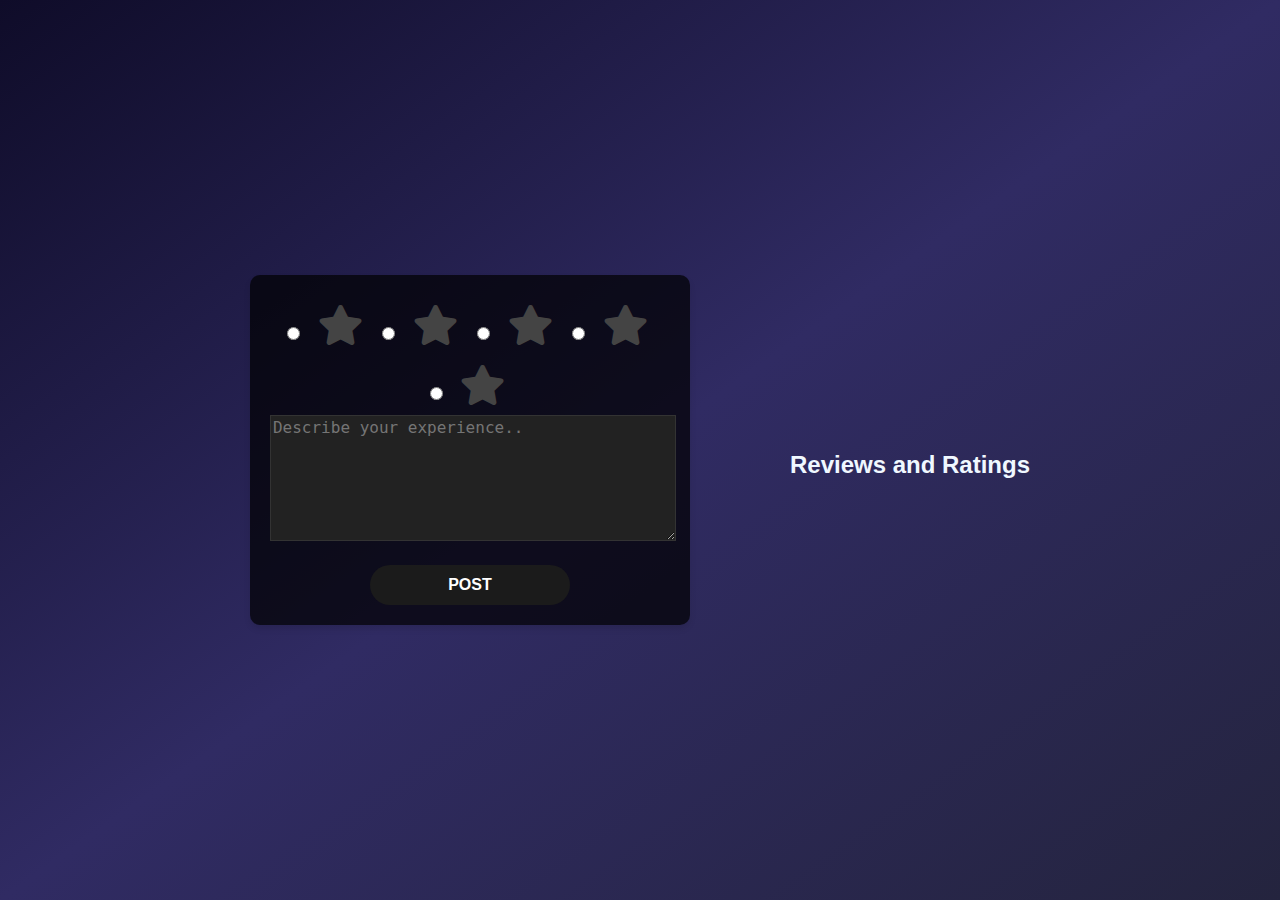
<file: Rating/rating.html>
<!DOCTYPE html>
<html lang="en" dir="ltr">
<head>
  <meta charset="utf-8">
  <title>Rating Form</title>
  <link rel="shortcut icon" href="../favicon.svg" type="image/svg+xml">
  <link rel="stylesheet" href="rating.css">
  <link rel="stylesheet" href="https://cdnjs.cloudflare.com/ajax/libs/font-awesome/5.15.3/css/all.min.css"/>
</head>
<body>
  <div class="container">
      <div class="thank-you" style="display: none;">
        <div class="text">Thank you for your rating!</div>
      </div>
      <div class="star-form">
    <div class="star-widget">
      <input type="radio" name="rate" id="rate-5">
      <label for="rate-5" class="fas fa-star"></label>
      <input type="radio" name="rate" id="rate-4">
      <label for="rate-4" class="fas fa-star"></label>
      <input type="radio" name="rate" id="rate-3">
      <label for="rate-3" class="fas fa-star"></label>
      <input type="radio" name="rate" id="rate-2">
      <label for="rate-2" class="fas fa-star"></label>
      <input type="radio" name="rate" id="rate-1">
      <label for="rate-1" class="fas fa-star"></label>
      <form action="#">
        <header></header>
        <div class="textarea">
          <textarea cols="30" placeholder="Describe your experience.."></textarea>
        </div>
        <div class="btn">
          <button type="submit">Post</button>
        </div>
      </form>
    </div>
      </div>
    
  </div>
  <div class="reviews">
      <h2 style="color: aliceblue;">Reviews and Ratings</h2>
      <ul style="color: white;" id="reviewList"></ul>
    </div>
  <script src="rating.js"></script>
</body>
</html>
</file>
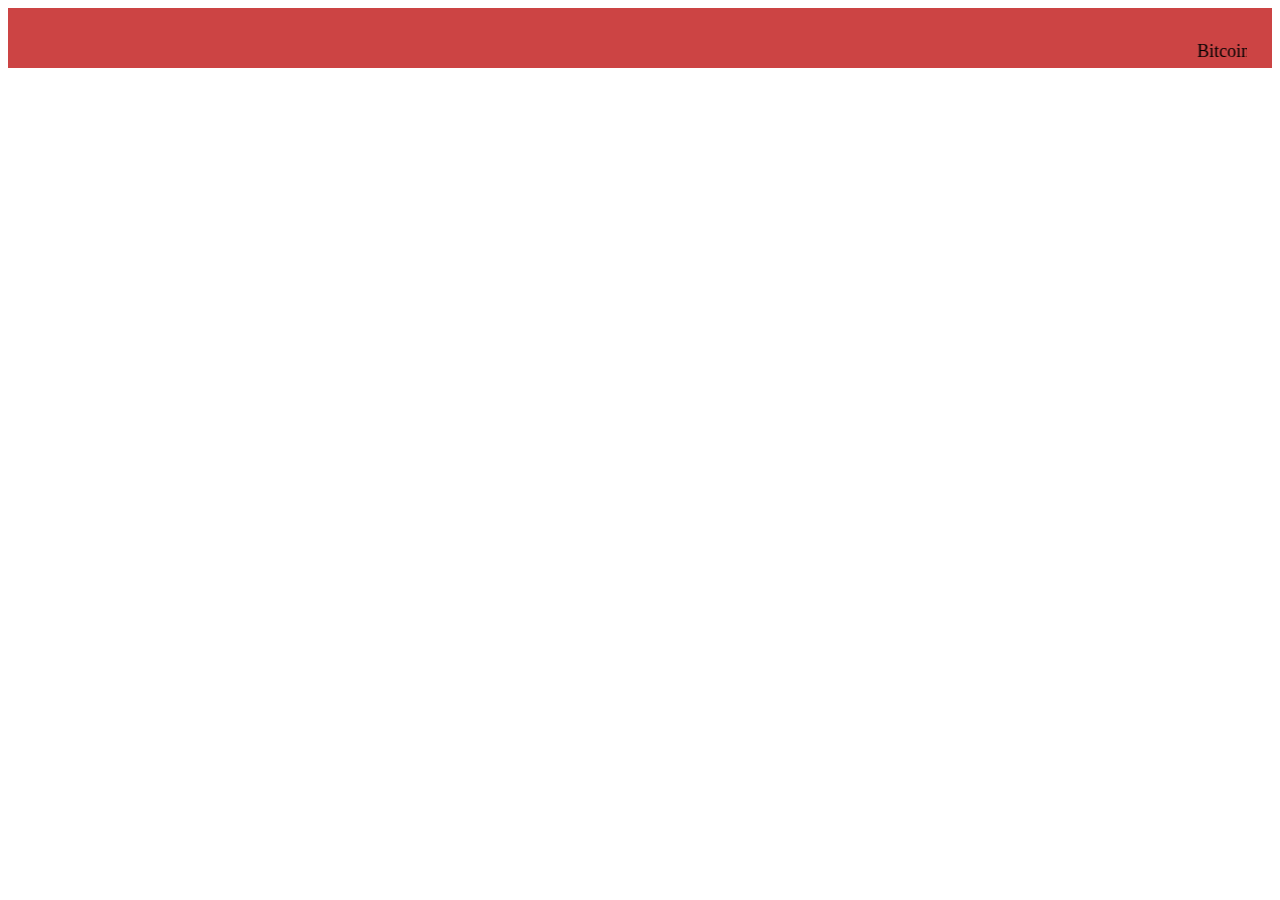
<file: scroll/scroll.html>
<!DOCTYPE html>
<html lang="en">
  <head>
    <meta charset="UTF-8" />
    <title>Skil Bar</title>
    <link rel="shortcut icon" href="../favicon.svg" type="image/svg+xml">
    <meta name="viewport" content="width=device-width, initial-scale=1.0">
    <link href="https://maxcdn.bootstrapcdn.com/font-awesome/4.7.0/css/font-awesome.min.css" rel="stylesheet">
    <link rel="stylesheet" type="text/css" href="scroll.css" />
  </head>
  <body>
    <div class="ticker1">
      <div class="news1">
        <marquee>
          <p>
            Bitcoin | Ethereum | Tether USD | BNB | XRP | USDC | Dogecoin | Cardano | Solana | TRON | Wrapped Ether | Polygon | Polkadot | Litecoin | Shiba Inu | Wrapped liquid staked Ether 2.0 | Uniswap | Wrapped BTC | Bitcoin Cash | Avalanche | Dai | Chainlink | Binance USD | Monero | Stellar | Cosmos
Ethereum Classic | PancakeSwap | Hedera | Toncoin | Filecoin | Internet Computer (DFINITY) | Lido DAO Token | ARBITRUM | Immutable X | Huobi Token | Maker | MX Token | VeChain | Trust Wallet Token | Frax Share | Rocket Pool ETH | Pax Dollar | Quant | Aave | Aptos | The Sandbox | EnergySwap | Baby Doge Coin | Render Token
          </p>
        </marquee>
      </div>
    </div>
  </body>
</html>
</file>
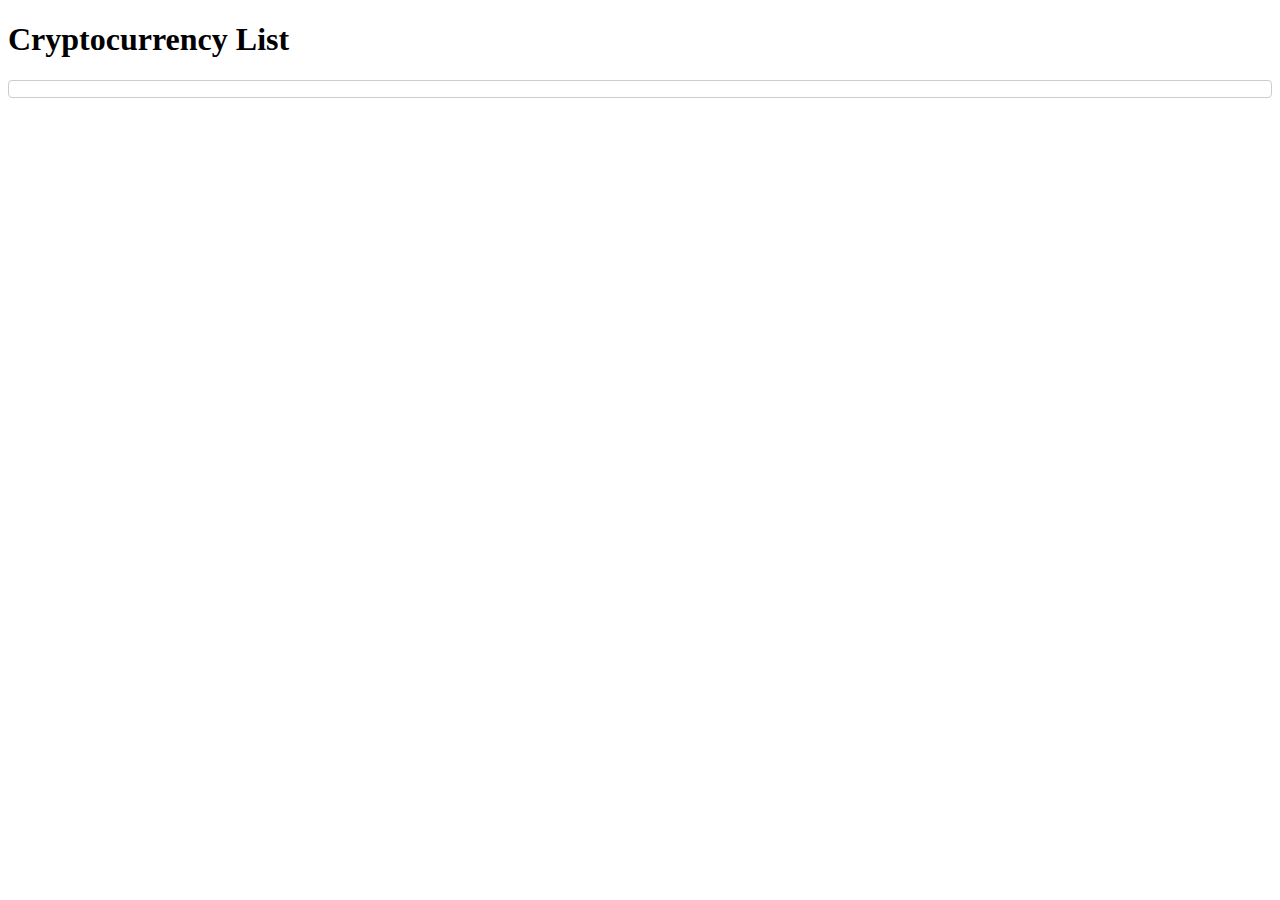
<file: scroll1/scroll1.html>
<!DOCTYPE html>
<html lang="en">
<head>
  <meta charset="UTF-8">
  <meta name="viewport" content="width=device-width, initial-scale=1.0">
  <title>Cryptocurrency List</title>
  <link rel="shortcut icon" href="../favicon.svg" type="image/svg+xml">
  <link rel="stylesheet" href="scroll1.css">
</head>
<body>
  <div class="container">
    <h1>Cryptocurrency List</h1>
    <div class="scrolling-list">
      <ul id="coinList"></ul>
    </div>
  </div>
  <script src="scroll1.js"></script>
</body>
</html>
</file>
<file: cryptoNoter/noter.css>
@import url('https://fonts.googleapis.com/css2?family=Poppins:wght@400;500;600;700&display=swap');
*{
  margin: 0;
  padding: 0;
  box-sizing: border-box;
  font-family: 'Poppins', sans-serif;
}
body{
  background:black;
}
::selection{
  color: #fff;
  background: #618cf8;
}
.wrapper{
  margin: 50px;
  display: grid;
  gap: 25px;
  grid-template-columns: repeat(auto-fill, 265px);
}
.wrapper li{
  height: 250px;
  list-style: none;
  border-radius: 5px;
  padding: 15px 20px 20px;
  background: currentColor;
  box-shadow: 0 4px 8px rgba(0,0,0,0.05);
}
.add-box, .icon, .bottom-content, 
.popup, header, .settings .menu li{
  display: flex;
  align-items: center;
  justify-content: space-between;
}
.add-box{
  cursor: pointer;
  flex-direction: column;
  justify-content: center;
}
.add-box .icon{
  height: 78px;
  width: 78px;
  color: #88ABFF;
  font-size: 40px;
  border-radius: 50%;
  justify-content: center;
  border: 2px dashed #88ABFF;
}
.add-box p{
  color: #88ABFF;
  font-weight: 500;
  margin-top: 20px;
}
.note{
  display: flex;
  flex-direction: column;
  justify-content: space-between;
 
}
.note .details{
  max-height: 165px;
  overflow-y: auto;
}
.note .details::-webkit-scrollbar,
.popup textarea::-webkit-scrollbar{
  width: 0;
}
.note .details:hover::-webkit-scrollbar,
.popup textarea:hover::-webkit-scrollbar{
  width: 5px;
}
.note .details:hover::-webkit-scrollbar-track,
.popup textarea:hover::-webkit-scrollbar-track{
  background: #f1f1f1;
  border-radius: 25px;
}
.note .details:hover::-webkit-scrollbar-thumb,
.popup textarea:hover::-webkit-scrollbar-thumb{
  background: #e6e6e6;
  border-radius: 25px;
}
.note p{
  font-size: 22px;
  font-weight: 500;
}
.note span{
  display: block;
  color: navajowhite;
  font-size: 16px;
  margin-top: 5px;
}
.note .bottom-content{
  padding-top: 10px;
  border-top: 1px solid #ccc;
}
.bottom-content span{
  color: #6D6D6D;
  font-size: 14px;
}
.bottom-content .settings{
  position: relative;
}
.bottom-content .settings i{
  color: #6D6D6D;
  cursor: pointer;
  font-size: 15px;
}
.settings .menu{
  z-index: 1;
  bottom: 0;
  right: -5px;
  padding: 5px 0;
  background: #fff;
  position: absolute;
  border-radius: 4px;
  transform: scale(0);
  transform-origin: bottom right;
  box-shadow: 0 0 6px rgba(0,0,0,0.15);
  transition: transform 0.2s ease;
}
.settings.show .menu{
  transform: scale(1);
}
.settings .menu li{
  height: 25px;
  font-size: 16px;
  margin-bottom: 2px;
  padding: 17px 15px;
  cursor: pointer;
  box-shadow: none;
  border-radius: 0;
  justify-content: flex-start;
}
.menu li:last-child{
  margin-bottom: 0;
}
.menu li:hover{
  background: #f5f5f5;
}
.menu li i{
  padding-right: 8px;
}

.popup-box{
  position: fixed;
  top: 0;
  left: 0;
  z-index: 2;
  height: 100%;
  width: 100%;
  background: rgba(0,0,0,0.4);
}
.popup-box .popup{
  position: absolute;
  top: 50%;
  left: 50%;
  z-index: 3;
  width: 100%;
  max-width: 400px;
  justify-content: center;
  transform: translate(-50%, -50%) scale(0.95);
}
.popup-box, .popup{
  opacity: 0;
  pointer-events: none;
  transition: all 0.25s ease;
}
.popup-box.show, .popup-box.show .popup{
  opacity: 1;
  pointer-events: auto;
}
.popup-box.show .popup{
  transform: translate(-50%, -50%) scale(1);
}
.popup .content{
  border-radius: 5px;
  background: #fff;
  width: calc(100% - 15px);
  box-shadow: 0 0 15px rgba(0,0,0,0.1);
}
.note p {
   
    color: white;
}
.content header{
  padding: 15px 25px;
  border-bottom: 1px solid #ccc;
}
.content header p{
  font-size: 20px;
  font-weight: 500;
}
.content header i{
  color: #8b8989;
  cursor: pointer;
  font-size: 23px;
}
.content form{
  margin: 15px 25px 35px;
}
.content form .row{
  margin-bottom: 20px;
}
form .row label{
  font-size: 18px;
  display: block;
  margin-bottom: 6px;
}
form :where(input, textarea){
  height: 50px;
  width: 100%;
  outline: none;
  font-size: 17px;
  padding: 0 15px;
  border-radius: 4px;
  border: 1px solid #999;
}
form :where(input, textarea):focus{
  box-shadow: 0 2px 4px rgba(0,0,0,0.11);
}
form .row textarea{
  height: 150px;
  resize: none;
  padding: 8px 15px;
}
form button{
  width: 100%;
  height: 50px;
  color: #fff;
  outline: none;
  border: none;
  cursor: pointer;
  font-size: 17px;
  border-radius: 4px;
  background: #6A93F8;
}

@media (max-width: 660px){
  .wrapper{
    margin: 15px;
    gap: 15px;
    grid-template-columns: repeat(auto-fill, 100%);
  }
  .popup-box .popup{
    max-width: calc(100% - 15px);
  }
  .bottom-content .settings i{
    font-size: 17px;
  }
}
</file>
<file: Document/technical.css>
html,

:root{
  --eerie-black-1: hsl(240, 5%, 8%);
  --raisin-black: hsl(225, 15%, 16%);
  --white: hsl(0, 0%, 100%);
}
body {
  min-width: 290px;
  color:white;
  background-color:var(--raisin-black);
  font-family: 'Open Sans', Arial, sans-serif;
  line-height: 1.5;
}
#navbar {
  position: fixed;
  min-width: 290px;
  top: 0px;
  left: 0px;
  color: white;
  width: 300px;
  height: 100%;
  border-right: solid;
  background-color: var(--eerie-black-1);
  border-color:white;
}

header {
  color: gold;
  margin: 10px;
  text-align: center;
  font-size: 1.8em;
  font-weight: thin;
}

#main-doc header {
  text-align: left;
  margin: 0px;
}

#navbar ul {
  height: 88%;
  padding: 0;
  overflow-y: auto;
  overflow-x: hidden;
}

#navbar li {
  color: white;
  border-top: 1px solid;
  list-style: none;
  position: relative;
  width: 100%;
}

#navbar a {
  display: block;
  padding: 10px 30px;
  color: white;
  text-decoration: none;
  cursor: pointer;
}

#main-doc {
  position: absolute;
  margin-left: 310px;
  padding: 20px;
  margin-bottom: 110px;
}

section article {
  color: #B1B5C3;
  margin: 15px;
  font-size: 0.96em;
}

section li {
  margin: 15px 0px 0px 20px;
}

code {
  display: block;
  text-align: left;
  white-space: pre-line;
  position: relative;
  word-break: normal;
  word-wrap: normal;
  line-height: 2;
  background-color: #f7f7f7;
  padding: 15px;
  margin: 10px;
  border-radius: 5px;
}

@media only screen and (max-width: 815px) {
  /* For mobile phones: */
  #navbar ul {
    border: 1px solid;
    height: 207px;
  }

  #navbar {
    background-color: var(--eerie-black-1);
    position: absolute;
    top: 0;
    padding: 0;
    margin: 0;
    width: 100%;
    max-height: 275px;
    border: none;
    z-index: 1;
    border-bottom: 2px solid;
  }

  #main-doc {
    position: relative;
    margin-left: 0px;
    margin-top: 270px;
  }
}

@media only screen and (max-width: 400px) {
  #main-doc {
    margin-left: -10px;
  }

  code {
    margin-left: -20px;
    width: 100%;
    padding: 15px;
    padding-left: 10px;
    padding-right: 45px;
    min-width: 233px;
  }
}
</file>
<file: Rating/rating.css>
body {
    background: linear-gradient(to bottom right, #0f0c29, #302b63, #24243e);
    color: white;
    display: flex;
    justify-content: center;
    align-items: center;
    height: 100vh;
    margin: 0;
    font-family: 'Poppins', sans-serif;
  }
  
  .container {
    width: 400px;
    background: rgba(0, 0, 0, 0.7);
    padding: 20px;
    border-radius: 10px;
    text-align: center;
    box-shadow: 0 4px 6px rgba(0, 0, 0, 0.1);
  }
  
  .container h1 {
    font-size: 24px;
    margin-bottom: 15px;
  }
  
  .star-widget label {
    font-size: 40px;
    color: #444;
    padding: 10px;
    transition: color 0.3s;
    cursor: pointer;
  }
  
  .star-widget input:checked ~ label,
  .star-widget label:hover {
    color: #fd4;
  }
  
  .textarea textarea {
    height: 120px;
    width: 100%;
    outline: none;
    color: #eee;
    border: 1px solid #333;
    background: #222;
    font-size: 16px;
    resize: vertical;
    transition: border-color 0.3s;
  }
  
  .textarea textarea:focus {
    border-color: #444;
  }
  
  .btn button {
    height: 40px;
    width: 50%;
    border: none;
    outline: none;
    background: #1b1b1b;
    color: #fff;
    font-size: 16px;
    margin-top: 20px;
    font-weight: 600;
    text-transform: uppercase;
    cursor: pointer;
    border-radius: 50px;
    transition: background 0.3s;
  }
  
  .btn button:hover {
    background: #0f0c29;
  }
  
  .reviews {
    margin-top: 30px;
  }
  
  .review-item {
    border-bottom: 1px solid #444;
    padding: 10px 0;
    display: flex;
    justify-content: space-between;
    align-items: center;
  }
  
  .review-rating {
    color: #fd4;
    font-weight: 600;
    margin-right: 10px;
  }
  
  .review-text {
    font-size: 14px;
    flex: 1;
  }
  .reviews h2{
    color: white;
    margin-left: 100px;
  }
  
  .delete-button {
    background: none;
    border: none;
    color: #ff6961;
    font-size: 14px;
    font-weight: 600;
    cursor: pointer;
    transition: color 0.3s;
  }
  
  .delete-button:hover {
    color: #d00000;
  }
</file>
<file: scroll/scroll.css>
@import url('https://fonts.googleapis.com/css2?family=Poppins&display=swap');

/* a {
    color: #fff;
    text-decoration: none;
} */

/* body {
    height: 100vh;
    background: #3e3232;
    font-family: 'Poppins', sans-serif;
    display: flex;
    align-items: center;
    justify-content: center;
    color: #fff;
    overflow: hidden;
} */

.ticker1 {
    display: flex;
    flex-wrap: wrap;
    width: 100%; /* Change the width to 100% */
    height: 60px;
    margin: 0;
    overflow: hidden; /* Hide the overflow */
    position: relative;
}
.news1 {
    background: #cc4444;
    padding: 0 2%;
    white-space: nowrap; /* Prevent line breaks */
    padding-top: 15px;
}
.title1 {
    width: 20%;
    text-align: center;
    background: #c81c1c;
    position: relative;
}
.title1:after {
    position: absolute;
    content: "";
    right: -16%;
    border-left: 20px solid #c81c1c;
    border-top: 33px solid transparent;
    border-right: 20px solid transparent;
    border-bottom: 33px solid transparent;
    top: 0;
}
.title1 h5 {
    font-size: 18px;
    margin: 8% 0;
}
.news1 marquee {
    font-size: 18px;
    /* Add an animation to control scrolling */
}

@keyframes marquee {
    0% {
        transform: translateX(100%);
    }
    100% {
        transform: translateX(-100%); /* Negative value to make it scroll left */
    }
}
</file>
<file: scroll1/scroll1.css>
/* Previous styles remain the same */

.scrolling-list {
    overflow: hidden;
    border: 1px solid #ccc;
    border-radius: 4px;
  }
  
  ul {
    list-style: none;
    padding: 0;
    animation: scrollList 20s linear infinite; /* Animation for scrolling */
  }
  
  @keyframes scrollList {
    0% {
      transform: translateY(0);
    }
    100% {
      transform: translateY(-100%);
    }
  }
</file>
